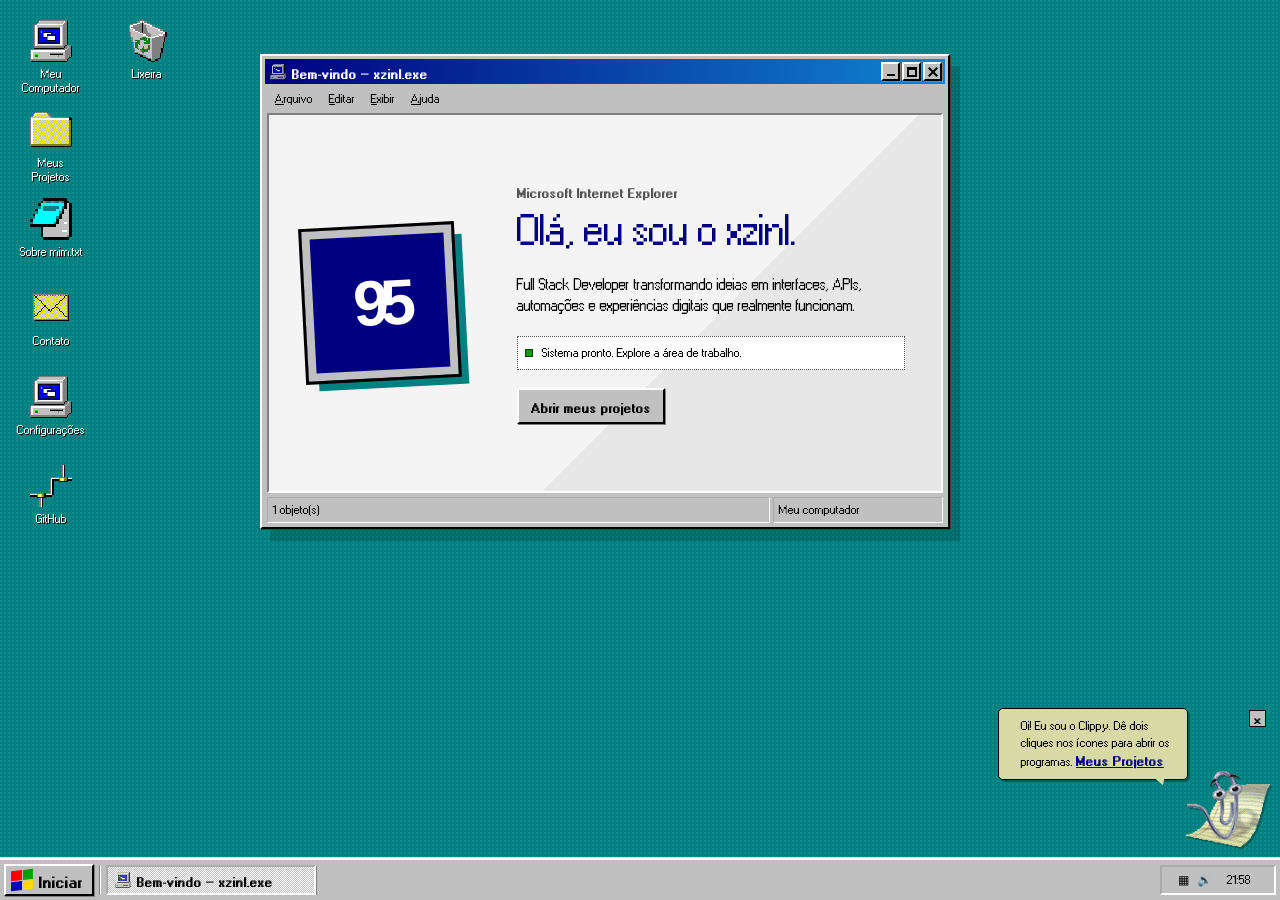
<file: index.html>
<!DOCTYPE html><html lang="pt-BR"><head><meta charSet="utf-8"/><meta name="viewport" content="width=device-width, initial-scale=1"/><link rel="stylesheet" href="/_next/static/css/index.DAnExOO6.css" data-rsc-css-href="/_next/static/css/index.DAnExOO6.css" data-precedence="vite-rsc/importer-resources"/><link rel="modulepreload" fetchPriority="low" href="/_next/static/chunks/index-QaG1Dyiy.js"/><script src="/_next/static/chunks/rolldown-runtime-hePW80VL.js" type="module" async=""></script><script src="/_next/static/chunks/framework-DTZGTDtF.js" type="module" async=""></script><script src="/_next/static/chunks/vinext-Cxvb35Tu.js" type="module" async=""></script><link rel="modulepreload" href="/_next/static/chunks/layout-segment-context-D0AwKlW6.js" crossorigin=""/><link rel="modulepreload" href="/_next/static/chunks/page-DPRd2OSU.js" crossorigin=""/><title>xzinl.exe — Windows 95 Portfolio</title><meta name="description" content="Portfólio interativo de xzinl inspirado no Windows 95."/><meta property="og:title" content="xzinl.exe — Windows 95 Portfolio"/><meta property="og:description" content="Full Stack Developer em uma experiência interativa inspirada no Windows 95."/><meta property="og:image" content="https://raw.githubusercontent.com/duartess7/windows-95-portfolio/main/public/og.png"/><meta property="og:image:width" content="1536"/><meta property="og:image:height" content="816"/><meta property="og:image:alt" content="xzinl.exe — Windows 95 Portfolio"/><meta name="twitter:card" content="summary_large_image"/><meta name="twitter:title" content="xzinl.exe — Windows 95 Portfolio"/><meta name="twitter:description" content="Full Stack Developer em uma experiência interativa inspirada no Windows 95."/><meta name="twitter:image" content="https://raw.githubusercontent.com/duartess7/windows-95-portfolio/main/public/og.png"/><script>Object.assign(((self[Symbol.for("vinext.navigationRuntime")]??={bootstrap:{routeManifest:null},functions:{}}).bootstrap.rsc??={rsc:[]}),{params:{},nav:{"pathname":"/","searchParams":[]}})</script><link rel="modulepreload" href="/_next/static/chunks/index-QaG1Dyiy.js" />
<link rel="stylesheet" href="/clippy-right.css?v=1"/></head><body><main class="win95-desktop theme-teal "><h1 class="sr-only">Portfólio de xzinl inspirado no Windows 95</h1><section class="desktop-icons" aria-label="Atalhos da área de trabalho"><button class="desktop-icon " aria-label="Meu Computador. Clique duas vezes ou pressione Enter para abrir."><svg xmlns="http://www.w3.org/2000/svg" width="42" height="42" shape-rendering="crispEdges" viewBox="0 -0.5 32 32" aria-hidden="true"><path stroke="gray" d="M7 0h21M6 1h1m20 0h1M5 2h1m20 0h2M4 3h1m20 0h3M3 4h1m21 0h3M3 5h1m2 0h17m2 0h3M3 6h1m21 0h3M3 7h1m21 0h3M3 8h1m21 0h3M3 9h1m21 0h3M3 10h1m6 0h1m14 0h3M3 11h1m6 0h1m14 0h3M3 12h1m6 0h1m2 0h1m11 0h3M3 13h1m9 0h1m11 0h3M3 14h1m9 0h1m11 0h3M3 15h1m21 0h3M3 16h1m21 0h3M3 17h1m21 0h3M3 18h1m21 0h3M3 19h1m21 0h2m1 0h3M3 20h23m1 0h2m1 0h1m-5 1h2m1 0h2M1 22h26m1 0h3M0 23h1m26 0h4M0 24h1m26 0h4M0 25h1m14 0h10m2 0h4M0 26h1m26 0h4M0 27h1m20 0h1m5 0h4M0 28h1m26 0h3M0 29h1m26 0h2M0 30h28"></path><path stroke="silver" d="M7 1h19M6 2h19M5 4h20M5 5h1m18 0h1M5 6h1m18 0h1M5 7h1m18 0h1M5 8h1m18 0h1M5 9h1m18 0h1M5 10h1m18 0h1M5 11h1m18 0h1M5 12h1m18 0h1M5 13h1m18 0h1M5 14h1m18 0h1M5 15h1m18 0h1M5 16h1m18 0h1M5 17h1m18 0h1M5 18h1m18 0h1M5 19h20m4 1h1m-2 1h1m-2 1h1M2 24h25M2 25h13m10 0h2M2 26h2m2 0h9m10 0h2M2 27h2m2 0h15m1 0h5M2 28h25M2 29h25"></path><path stroke="#fff" d="M26 1h1m-2 1h1M5 3h20M4 4h1M4 5h1m18 0h1M4 6h1m18 0h1M4 7h1m18 0h1M4 8h1m18 0h1M4 9h1m18 0h1M4 10h1m6 0h5m7 0h1M4 11h1m6 0h2m10 0h1M4 12h1m6 0h2m1 0h5m4 0h1M4 13h1m9 0h5m4 0h1M4 14h1m9 0h5m4 0h1M4 15h1m18 0h1M4 16h1m18 0h1M4 17h1m18 0h1M4 18h1m1 0h18M4 19h1m-4 4h26M1 24h1m-1 1h1m-1 1h1m-1 1h1m-1 1h1m-1 1h1"></path><path stroke="#000" d="M28 1h1m-1 1h1m-1 1h1m-1 1h1m-1 1h1M6 6h16m6 0h1M6 7h1m21 0h1M6 8h1m21 0h1M6 9h1m3 0h7m11 0h1M6 10h1m9 0h1m11 0h1M6 11h1m12 0h1m8 0h1M6 12h1m12 0h1m8 0h1M6 13h1m3 0h3m6 0h1m8 0h1M6 14h1m12 0h1m8 0h1M6 15h1m6 0h7m8 0h1M6 16h1m21 0h1m-1 1h1m-1 1h1m-2 1h1m-2 1h1m4 0h1M3 21h23m5 0h1m-1 1h1m-1 1h1m-1 1h1m-1 1h1m-17 1h10m6 0h1m-1 1h1m-2 1h1m-2 1h1m-2 1h1M1 31h27"></path><path stroke="navy" d="M22 6h1m-1 1h1m-1 1h1m-1 1h1m-1 1h1m-10 1h6m3 0h1m-1 1h1m-1 1h1m-1 1h1m-1 1h1m-1 1h1M6 17h17"></path><path stroke="#00f" d="M7 7h15M7 8h1m1 0h13M7 9h1m1 0h1m7 0h5M7 10h3m7 0h5M7 11h3m10 0h2M7 12h3m10 0h2M7 13h3m10 0h2M7 14h6m7 0h2M7 15h6m7 0h2M7 16h15"></path><path stroke="#0ff" d="M8 8h1M8 9h1"></path><path stroke="#0f0" d="M4 26h2"></path><path stroke="green" d="M4 27h2"></path></svg><span>Meu Computador</span></button><button class="desktop-icon " aria-label="Meus Projetos. Clique duas vezes ou pressione Enter para abrir."><svg xmlns="http://www.w3.org/2000/svg" width="42" height="42" shape-rendering="crispEdges" viewBox="0 -0.5 32 32" aria-hidden="true"><path stroke="gray" d="M4 2h9M3 3h1m9 0h1M2 4h1m11 0h1M1 5h1m13 0h1M0 6h1m15 0h14M0 7h1M0 8h1M0 9h1m-1 1h1m-1 1h1m-1 1h1m-1 1h1m-1 1h1m-1 1h1m-1 1h1m-1 1h1m-1 1h1m-1 1h1m-1 1h1m-1 1h1m-1 1h1m-1 1h1m-1 1h1m-1 1h1m-1 1h1m-1 1h1"></path><path stroke="#fff" d="M4 3h9M3 4h1M2 5h1M1 7h29M1 8h1M1 9h1m-1 1h1m-1 1h1m-1 1h1m-1 1h1m-1 1h1m-1 1h1m-1 1h1m-1 1h1m-1 1h1m-1 1h1m-1 1h1m-1 1h1m-1 1h1m-1 1h1m-1 1h1m-1 1h1m-1 1h1"></path><path stroke="#ff0" d="M4 4h1m1 0h1m1 0h1m1 0h1m1 0h1M3 5h1m1 0h1m1 0h1m1 0h1m1 0h1m1 0h1M2 8h1m1 0h1m1 0h1m1 0h1m1 0h1m1 0h1m1 0h1m1 0h1m1 0h1m1 0h1m1 0h1m1 0h1m1 0h1m1 0h1M3 9h1m1 0h1m1 0h1m1 0h1m1 0h1m1 0h1m1 0h1m1 0h1m1 0h1m1 0h1m1 0h1m1 0h1m1 0h1m1 0h1M2 10h1m1 0h1m1 0h1m1 0h1m1 0h1m1 0h1m1 0h1m1 0h1m1 0h1m1 0h1m1 0h1m1 0h1m1 0h1m1 0h1M3 11h1m1 0h1m1 0h1m1 0h1m1 0h1m1 0h1m1 0h1m1 0h1m1 0h1m1 0h1m1 0h1m1 0h1m1 0h1m1 0h1M2 12h1m1 0h1m1 0h1m1 0h1m1 0h1m1 0h1m1 0h1m1 0h1m1 0h1m1 0h1m1 0h1m1 0h1m1 0h1m1 0h1M3 13h1m1 0h1m1 0h1m1 0h1m1 0h1m1 0h1m1 0h1m1 0h1m1 0h1m1 0h1m1 0h1m1 0h1m1 0h1m1 0h1M2 14h1m1 0h1m1 0h1m1 0h1m1 0h1m1 0h1m1 0h1m1 0h1m1 0h1m1 0h1m1 0h1m1 0h1m1 0h1m1 0h1M3 15h1m1 0h1m1 0h1m1 0h1m1 0h1m1 0h1m1 0h1m1 0h1m1 0h1m1 0h1m1 0h1m1 0h1m1 0h1m1 0h1M2 16h1m1 0h1m1 0h1m1 0h1m1 0h1m1 0h1m1 0h1m1 0h1m1 0h1m1 0h1m1 0h1m1 0h1m1 0h1m1 0h1M3 17h1m1 0h1m1 0h1m1 0h1m1 0h1m1 0h1m1 0h1m1 0h1m1 0h1m1 0h1m1 0h1m1 0h1m1 0h1m1 0h1M2 18h1m1 0h1m1 0h1m1 0h1m1 0h1m1 0h1m1 0h1m1 0h1m1 0h1m1 0h1m1 0h1m1 0h1m1 0h1m1 0h1M3 19h1m1 0h1m1 0h1m1 0h1m1 0h1m1 0h1m1 0h1m1 0h1m1 0h1m1 0h1m1 0h1m1 0h1m1 0h1m1 0h1M2 20h1m1 0h1m1 0h1m1 0h1m1 0h1m1 0h1m1 0h1m1 0h1m1 0h1m1 0h1m1 0h1m1 0h1m1 0h1m1 0h1M3 21h1m1 0h1m1 0h1m1 0h1m1 0h1m1 0h1m1 0h1m1 0h1m1 0h1m1 0h1m1 0h1m1 0h1m1 0h1m1 0h1M2 22h1m1 0h1m1 0h1m1 0h1m1 0h1m1 0h1m1 0h1m1 0h1m1 0h1m1 0h1m1 0h1m1 0h1m1 0h1m1 0h1M3 23h1m1 0h1m1 0h1m1 0h1m1 0h1m1 0h1m1 0h1m1 0h1m1 0h1m1 0h1m1 0h1m1 0h1m1 0h1m1 0h1M2 24h1m1 0h1m1 0h1m1 0h1m1 0h1m1 0h1m1 0h1m1 0h1m1 0h1m1 0h1m1 0h1m1 0h1m1 0h1m1 0h1M3 25h1m1 0h1m1 0h1m1 0h1m1 0h1m1 0h1m1 0h1m1 0h1m1 0h1m1 0h1m1 0h1m1 0h1m1 0h1m1 0h1M2 26h1m1 0h1m1 0h1m1 0h1m1 0h1m1 0h1m1 0h1m1 0h1m1 0h1m1 0h1m1 0h1m1 0h1m1 0h1m1 0h1"></path><path stroke="silver" d="M5 4h1m1 0h1m1 0h1m1 0h1m1 0h1M4 5h1m1 0h1m1 0h1m1 0h1m1 0h1m1 0h1M1 6h15M3 8h1m1 0h1m1 0h1m1 0h1m1 0h1m1 0h1m1 0h1m1 0h1m1 0h1m1 0h1m1 0h1m1 0h1m1 0h1m1 0h1M2 9h1m1 0h1m1 0h1m1 0h1m1 0h1m1 0h1m1 0h1m1 0h1m1 0h1m1 0h1m1 0h1m1 0h1m1 0h1m1 0h1M3 10h1m1 0h1m1 0h1m1 0h1m1 0h1m1 0h1m1 0h1m1 0h1m1 0h1m1 0h1m1 0h1m1 0h1m1 0h1m1 0h1M2 11h1m1 0h1m1 0h1m1 0h1m1 0h1m1 0h1m1 0h1m1 0h1m1 0h1m1 0h1m1 0h1m1 0h1m1 0h1m1 0h1M3 12h1m1 0h1m1 0h1m1 0h1m1 0h1m1 0h1m1 0h1m1 0h1m1 0h1m1 0h1m1 0h1m1 0h1m1 0h1m1 0h1M2 13h1m1 0h1m1 0h1m1 0h1m1 0h1m1 0h1m1 0h1m1 0h1m1 0h1m1 0h1m1 0h1m1 0h1m1 0h1m1 0h1M3 14h1m1 0h1m1 0h1m1 0h1m1 0h1m1 0h1m1 0h1m1 0h1m1 0h1m1 0h1m1 0h1m1 0h1m1 0h1m1 0h1M2 15h1m1 0h1m1 0h1m1 0h1m1 0h1m1 0h1m1 0h1m1 0h1m1 0h1m1 0h1m1 0h1m1 0h1m1 0h1m1 0h1M3 16h1m1 0h1m1 0h1m1 0h1m1 0h1m1 0h1m1 0h1m1 0h1m1 0h1m1 0h1m1 0h1m1 0h1m1 0h1m1 0h1M2 17h1m1 0h1m1 0h1m1 0h1m1 0h1m1 0h1m1 0h1m1 0h1m1 0h1m1 0h1m1 0h1m1 0h1m1 0h1m1 0h1M3 18h1m1 0h1m1 0h1m1 0h1m1 0h1m1 0h1m1 0h1m1 0h1m1 0h1m1 0h1m1 0h1m1 0h1m1 0h1m1 0h1M2 19h1m1 0h1m1 0h1m1 0h1m1 0h1m1 0h1m1 0h1m1 0h1m1 0h1m1 0h1m1 0h1m1 0h1m1 0h1m1 0h1M3 20h1m1 0h1m1 0h1m1 0h1m1 0h1m1 0h1m1 0h1m1 0h1m1 0h1m1 0h1m1 0h1m1 0h1m1 0h1m1 0h1M2 21h1m1 0h1m1 0h1m1 0h1m1 0h1m1 0h1m1 0h1m1 0h1m1 0h1m1 0h1m1 0h1m1 0h1m1 0h1m1 0h1M3 22h1m1 0h1m1 0h1m1 0h1m1 0h1m1 0h1m1 0h1m1 0h1m1 0h1m1 0h1m1 0h1m1 0h1m1 0h1m1 0h1M2 23h1m1 0h1m1 0h1m1 0h1m1 0h1m1 0h1m1 0h1m1 0h1m1 0h1m1 0h1m1 0h1m1 0h1m1 0h1m1 0h1M3 24h1m1 0h1m1 0h1m1 0h1m1 0h1m1 0h1m1 0h1m1 0h1m1 0h1m1 0h1m1 0h1m1 0h1m1 0h1m1 0h1M2 25h1m1 0h1m1 0h1m1 0h1m1 0h1m1 0h1m1 0h1m1 0h1m1 0h1m1 0h1m1 0h1m1 0h1m1 0h1m1 0h1M3 26h1m1 0h1m1 0h1m1 0h1m1 0h1m1 0h1m1 0h1m1 0h1m1 0h1m1 0h1m1 0h1m1 0h1m1 0h1m1 0h1"></path><path stroke="#000" d="M30 6h1m-1 1h2m-1 1h1m-1 1h1m-1 1h1m-1 1h1m-1 1h1m-1 1h1m-1 1h1m-1 1h1m-1 1h1m-1 1h1m-1 1h1m-1 1h1m-1 1h1m-1 1h1m-1 1h1m-1 1h1m-1 1h1m-1 1h1m-1 1h1m-1 1h1M1 28h30"></path><path stroke="olive" d="M30 8h1m-1 1h1m-1 1h1m-1 1h1m-1 1h1m-1 1h1m-1 1h1m-1 1h1m-1 1h1m-1 1h1m-1 1h1m-1 1h1m-1 1h1m-1 1h1m-1 1h1m-1 1h1m-1 1h1m-1 1h1m-1 1h1M1 27h30"></path></svg><span>Meus Projetos</span></button><button class="desktop-icon " aria-label="Sobre mim.txt. Clique duas vezes ou pressione Enter para abrir."><svg xmlns="http://www.w3.org/2000/svg" width="42" height="42" shape-rendering="crispEdges" viewBox="0 -0.5 16 16" aria-hidden="true"><path stroke="#000" d="M5 0h9M4 1h1m8 0h2M3 2h1m9 0h1m1 0h1m-3 1h1m1 0h1M2 4h1m9 0h1m2 0h1m-4 1h1m2 0h1M1 6h1m9 0h1m3 0h1m-5 1h1m3 0h1M0 8h1m9 0h1m4 0h1m-6 1h1m4 0h1M0 10h10m5 0h1M4 11h1m10 0h1M4 12h1m10 0h1M4 13h1m10 0h1M4 14h1m10 0h1M5 15h10"></path><path stroke="gray" d="M5 1h1m2 0h1m2 0h1m2 13h1"></path><path stroke="teal" d="M6 1h2m1 0h2m1 0h1M3 3h1m1 0h6m1 0h1M5 4h5M2 5h1m8 0h1M1 7h1m8 0h1M0 9h1m8 0h1"></path><path stroke="#0ff" d="M4 2h9M4 3h1m6 0h1M3 4h2m5 0h2M3 5h8M2 6h9M2 7h8M1 8h9M1 9h8"></path><path stroke="silver" d="M14 2h1m-1 1h1m-2 1h2m-2 1h2m-3 1h3m-3 1h3m-4 1h4m-4 1h2m1 0h1m-5 1h5M5 11h10M5 12h7m2 0h1M5 13h10M5 14h9"></path><path stroke="#fff" d="M13 9h1m-2 3h2"></path></svg><span>Sobre mim.txt</span></button><button class="desktop-icon " aria-label="Contato. Clique duas vezes ou pressione Enter para abrir."><svg xmlns="http://www.w3.org/2000/svg" width="42" height="42" shape-rendering="crispEdges" viewBox="0 -0.5 32 32" aria-hidden="true"><path stroke="gray" d="M2 5h27M2 6h1m25 0h1M2 7h1m25 0h1M2 8h1m25 0h1M2 9h1m25 0h1M2 10h1m25 0h1M2 11h1m25 0h1M2 12h1m25 0h1M2 13h1m25 0h1M2 14h1m25 0h1M2 15h1m25 0h1M2 16h1m25 0h1M2 17h1m25 0h1M2 18h1m25 0h1M2 19h1m25 0h1M2 20h1m25 0h1M2 21h1m25 0h1M2 22h1m25 0h1M2 23h1m25 0h1M2 24h27"></path><path stroke="#000" d="M3 6h1m23 0h1m1 0h1M4 7h1m21 0h1m2 0h1M5 8h1m19 0h1m3 0h1M6 9h1m17 0h1m4 0h1M7 10h1m15 0h1m5 0h1M8 11h1m13 0h1m6 0h1M9 12h1m11 0h1m7 0h1m-20 1h1m9 0h1m8 0h1m-19 1h1m7 0h1m9 0h1m-20 1h1m1 0h1m5 0h1m1 0h1m8 0h1M9 16h1m3 0h1m3 0h1m3 0h1m7 0h1M8 17h1m5 0h1m1 0h1m5 0h1m6 0h1M7 18h1m7 0h1m7 0h1m5 0h1M6 19h1m17 0h1m4 0h1M5 20h1m19 0h1m3 0h1M4 21h1m21 0h1m2 0h1M3 22h1m23 0h1m1 0h1m-1 1h1m-1 1h1M4 25h26"></path><path stroke="#ff0" d="M4 6h1m1 0h1m1 0h1m1 0h1m1 0h1m1 0h1m1 0h1m1 0h1m1 0h1m1 0h1m1 0h1m1 0h1M3 7h1m1 0h1m1 0h1m1 0h1m1 0h1m1 0h1m1 0h1m1 0h1m1 0h1m1 0h1m1 0h1m1 0h1m1 0h1M4 8h1m1 0h1m1 0h1m1 0h1m1 0h1m1 0h1m1 0h1m1 0h1m1 0h1m1 0h1m1 0h1m1 0h1M3 9h1m1 0h1m1 0h1m1 0h1m1 0h1m1 0h1m1 0h1m1 0h1m1 0h1m1 0h1m1 0h1m1 0h1m1 0h1M4 10h1m1 0h1m1 0h1m1 0h1m1 0h1m1 0h1m1 0h1m1 0h1m1 0h1m1 0h1m1 0h1m1 0h1M3 11h1m1 0h1m1 0h1m1 0h1m1 0h1m1 0h1m1 0h1m1 0h1m1 0h1m1 0h1m1 0h1m1 0h1m1 0h1M4 12h1m1 0h1m1 0h1m1 0h1m1 0h1m1 0h1m1 0h1m1 0h1m1 0h1m1 0h1m1 0h1m1 0h1M3 13h1m1 0h1m1 0h1m1 0h1m1 0h1m1 0h1m1 0h1m1 0h1m1 0h1m1 0h1m1 0h1m1 0h1m1 0h1M4 14h1m1 0h1m1 0h1m1 0h1m1 0h1m1 0h1m1 0h1m1 0h1m1 0h1m1 0h1m1 0h1m1 0h1M3 15h1m1 0h1m1 0h1m1 0h1m1 0h1m1 0h1m1 0h1m1 0h1m1 0h1m1 0h1m1 0h1m1 0h1m1 0h1M4 16h1m1 0h1m1 0h1m1 0h1m1 0h1m1 0h1m1 0h1m1 0h1m1 0h1m1 0h1m1 0h1m1 0h1M3 17h1m1 0h1m1 0h1m1 0h1m1 0h1m1 0h1m1 0h1m1 0h1m1 0h1m1 0h1m1 0h1m1 0h1m1 0h1M4 18h1m1 0h1m1 0h1m1 0h1m1 0h1m1 0h1m1 0h1m1 0h1m1 0h1m1 0h1m1 0h1m1 0h1M3 19h1m1 0h1m1 0h1m1 0h1m1 0h1m1 0h1m1 0h1m1 0h1m1 0h1m1 0h1m1 0h1m1 0h1m1 0h1M4 20h1m1 0h1m1 0h1m1 0h1m1 0h1m1 0h1m1 0h1m1 0h1m1 0h1m1 0h1m1 0h1m1 0h1M3 21h1m1 0h1m1 0h1m1 0h1m1 0h1m1 0h1m1 0h1m1 0h1m1 0h1m1 0h1m1 0h1m1 0h1m1 0h1M4 22h1m1 0h1m1 0h1m1 0h1m1 0h1m1 0h1m1 0h1m1 0h1m1 0h1m1 0h1m1 0h1m1 0h1M3 23h1m1 0h1m1 0h1m1 0h1m1 0h1m1 0h1m1 0h1m1 0h1m1 0h1m1 0h1m1 0h1m1 0h1m1 0h1"></path><path stroke="silver" d="M6 7h1m1 0h1m1 0h1m1 0h1m1 0h1m1 0h1m1 0h1m1 0h1m1 0h1m1 0h1M7 8h1m1 0h1m1 0h1m1 0h1m1 0h1m1 0h1m1 0h1m1 0h1m1 0h1m3 0h1M4 9h1m3 0h1m1 0h1m1 0h1m1 0h1m1 0h1m1 0h1m1 0h1m1 0h1m3 0h1M5 10h1m3 0h1m1 0h1m1 0h1m1 0h1m1 0h1m1 0h1m1 0h1m3 0h1m1 0h1M4 11h1m1 0h1m3 0h1m1 0h1m1 0h1m1 0h1m1 0h1m1 0h1m3 0h1m1 0h1M5 12h1m1 0h1m3 0h1m1 0h1m1 0h1m1 0h1m1 0h1m3 0h1m1 0h1m1 0h1M4 13h1m1 0h1m1 0h1m3 0h1m1 0h1m1 0h1m1 0h1m3 0h1m1 0h1m1 0h1M5 14h1m1 0h1m1 0h1m3 0h1m1 0h1m1 0h1m3 0h1m1 0h1m1 0h1m1 0h1M4 15h1m1 0h1m1 0h1m5 0h1m1 0h1m5 0h1m1 0h1m1 0h1M5 16h1m1 0h1m3 0h1m3 0h1m3 0h1m3 0h1m1 0h1m1 0h1M4 17h1m1 0h1m3 0h1m1 0h1m5 0h1m1 0h1m3 0h1m1 0h1M5 18h1m3 0h1m1 0h1m1 0h1m3 0h1m1 0h1m1 0h1m3 0h1m1 0h1M4 19h1m3 0h1m1 0h1m1 0h1m1 0h1m1 0h1m1 0h1m1 0h1m1 0h1m3 0h1M7 20h1m1 0h1m1 0h1m1 0h1m1 0h1m1 0h1m1 0h1m1 0h1m1 0h1m3 0h1M6 21h1m1 0h1m1 0h1m1 0h1m1 0h1m1 0h1m1 0h1m1 0h1m1 0h1m1 0h1M5 22h1m1 0h1m1 0h1m1 0h1m1 0h1m1 0h1m1 0h1m1 0h1m1 0h1m1 0h1m1 0h1M4 23h1m1 0h1m1 0h1m1 0h1m1 0h1m1 0h1m1 0h1m1 0h1m1 0h1m1 0h1m1 0h1m1 0h1"></path></svg><span>Contato</span></button><button class="desktop-icon " aria-label="Configurações. Clique duas vezes ou pressione Enter para abrir."><svg xmlns="http://www.w3.org/2000/svg" width="42" height="42" shape-rendering="crispEdges" viewBox="0 -0.5 32 32" aria-hidden="true"><path stroke="gray" d="M7 0h21M6 1h1m20 0h1M5 2h1m20 0h2M4 3h1m20 0h3M3 4h1m21 0h3M3 5h1m2 0h17m2 0h3M3 6h1m21 0h3M3 7h1m21 0h3M3 8h1m21 0h3M3 9h1m21 0h3M3 10h1m6 0h1m14 0h3M3 11h1m6 0h1m14 0h3M3 12h1m6 0h1m2 0h1m11 0h3M3 13h1m9 0h1m11 0h3M3 14h1m9 0h1m11 0h3M3 15h1m21 0h3M3 16h1m21 0h3M3 17h1m21 0h3M3 18h1m21 0h3M3 19h1m21 0h2m1 0h3M3 20h23m1 0h2m1 0h1m-5 1h2m1 0h2M1 22h26m1 0h3M0 23h1m26 0h4M0 24h1m26 0h4M0 25h1m14 0h10m2 0h4M0 26h1m26 0h4M0 27h1m20 0h1m5 0h4M0 28h1m26 0h3M0 29h1m26 0h2M0 30h28"></path><path stroke="silver" d="M7 1h19M6 2h19M5 4h20M5 5h1m18 0h1M5 6h1m18 0h1M5 7h1m18 0h1M5 8h1m18 0h1M5 9h1m18 0h1M5 10h1m18 0h1M5 11h1m18 0h1M5 12h1m18 0h1M5 13h1m18 0h1M5 14h1m18 0h1M5 15h1m18 0h1M5 16h1m18 0h1M5 17h1m18 0h1M5 18h1m18 0h1M5 19h20m4 1h1m-2 1h1m-2 1h1M2 24h25M2 25h13m10 0h2M2 26h2m2 0h9m10 0h2M2 27h2m2 0h15m1 0h5M2 28h25M2 29h25"></path><path stroke="#fff" d="M26 1h1m-2 1h1M5 3h20M4 4h1M4 5h1m18 0h1M4 6h1m18 0h1M4 7h1m18 0h1M4 8h1m18 0h1M4 9h1m18 0h1M4 10h1m6 0h5m7 0h1M4 11h1m6 0h2m10 0h1M4 12h1m6 0h2m1 0h5m4 0h1M4 13h1m9 0h5m4 0h1M4 14h1m9 0h5m4 0h1M4 15h1m18 0h1M4 16h1m18 0h1M4 17h1m18 0h1M4 18h1m1 0h18M4 19h1m-4 4h26M1 24h1m-1 1h1m-1 1h1m-1 1h1m-1 1h1m-1 1h1"></path><path stroke="#000" d="M28 1h1m-1 1h1m-1 1h1m-1 1h1m-1 1h1M6 6h16m6 0h1M6 7h1m21 0h1M6 8h1m21 0h1M6 9h1m3 0h7m11 0h1M6 10h1m9 0h1m11 0h1M6 11h1m12 0h1m8 0h1M6 12h1m12 0h1m8 0h1M6 13h1m3 0h3m6 0h1m8 0h1M6 14h1m12 0h1m8 0h1M6 15h1m6 0h7m8 0h1M6 16h1m21 0h1m-1 1h1m-1 1h1m-2 1h1m-2 1h1m4 0h1M3 21h23m5 0h1m-1 1h1m-1 1h1m-1 1h1m-1 1h1m-17 1h10m6 0h1m-1 1h1m-2 1h1m-2 1h1m-2 1h1M1 31h27"></path><path stroke="navy" d="M22 6h1m-1 1h1m-1 1h1m-1 1h1m-1 1h1m-10 1h6m3 0h1m-1 1h1m-1 1h1m-1 1h1m-1 1h1m-1 1h1M6 17h17"></path><path stroke="#00f" d="M7 7h15M7 8h1m1 0h13M7 9h1m1 0h1m7 0h5M7 10h3m7 0h5M7 11h3m10 0h2M7 12h3m10 0h2M7 13h3m10 0h2M7 14h6m7 0h2M7 15h6m7 0h2M7 16h15"></path><path stroke="#0ff" d="M8 8h1M8 9h1"></path><path stroke="#0f0" d="M4 26h2"></path><path stroke="green" d="M4 27h2"></path></svg><span>Configurações</span></button><button class="desktop-icon " aria-label="GitHub. Clique duas vezes ou pressione Enter para abrir."><svg xmlns="http://www.w3.org/2000/svg" width="42" height="42" shape-rendering="crispEdges" viewBox="0 -0.5 32 32" aria-hidden="true"><path stroke="gray" d="M24 0h1m-1 1h1m-1 1h1m-1 1h1m-1 1h1m-1 1h1m-1 1h1m-1 1h1m-1 1h1m-9 1h6m7 0h3m-17 1h1m-1 1h1m-1 1h1m-1 1h1m-1 1h1m-1 1h1m-1 1h1m-1 1h1m-1 1h1m-1 1h1m-1 1h1M0 21h5m7 0h4m-9 4h1m-1 1h1m-1 1h1m-1 1h1m-1 1h1m-1 1h1m-1 1h1"></path><path stroke="#fff" d="M25 0h1m-1 1h1m-1 1h1m-1 1h1m-1 1h1m-1 1h1m-1 1h1m-1 1h1m-1 1h1m-10 2h6m2 0h1m4 0h3m-16 1h1m7 0h1m-9 1h1m-1 1h1m-1 1h1m-1 1h1m-1 1h1m-1 1h1m-1 1h1m-1 1h1m-1 1h1m-1 1h1M0 22h5m2 0h1m4 0h5M7 23h1m0 2h1m-1 1h1m-1 1h1m-1 1h1m-1 1h1m-1 1h1m-1 1h1"></path><path stroke="#000" d="M26 0h1m-1 1h1m-1 1h1m-1 1h1m-1 1h1m-1 1h1m-1 1h1m-1 1h1m-1 1h1m1 1h1m-1 1h1m-12 1h5m6 0h4m-15 1h1m4 0h7m-12 1h1m-1 1h1m-1 1h1m-1 1h1m-1 1h1m-1 1h1m-1 1h1m-1 1h1m-7 1h1m5 0h1m-7 1h1m5 0h1M0 23h5m6 0h6M5 24h7m-3 1h1m-1 1h1m-1 1h1m-1 1h1m-1 1h1m-1 1h1m-1 1h1"></path><path stroke="olive" d="M22 9h6m-6 1h1m3 0h2m-6 1h1m3 0h2M5 21h6m-6 1h1m3 0h2m-6 1h1m3 0h2"></path><path stroke="#ff0" d="M23 10h1m1 0h1m-3 1h1m1 0h1M6 22h1m1 0h1m-3 1h1m1 0h1"></path></svg><span>GitHub</span></button><button class="desktop-icon " aria-label="Lixeira. Clique duas vezes ou pressione Enter para abrir."><svg xmlns="http://www.w3.org/2000/svg" width="42" height="42" shape-rendering="crispEdges" viewBox="0 -0.5 32 32" aria-hidden="true"><path stroke="gray" d="M11 0h3M8 1h3m1 0h1m1 0h2M5 2h3m3 0h1m1 0h1m2 0h2M3 3h2m3 0h4m1 0h1m4 0h2M2 4h1m2 0h7m1 0h2m5 0h2M2 5h1m1 0h8m1 0h2m7 0h2M2 6h1m2 0h7m1 0h3m8 0h2M2 7h1m4 0h5m1 0h3m10 0h2M2 8h1m6 0h3m1 0h4m11 0h2M3 9h1m7 0h1m1 0h4M3 10h1m9 0h5M3 11h1m11 0h4m9 0h2M3 12h1m13 0h2m6 0h5M4 13h1m7 0h1m9 0h7M4 14h1m15 0h9M4 15h1m15 0h9M4 16h1m15 0h9M5 17h1m14 0h8M5 18h1m14 0h8M5 19h1m14 0h8M5 20h1m14 0h8M6 21h1m2 0h1m6 0h1m3 0h7M6 22h1m13 0h7M6 23h1m4 0h1m8 0h7M6 24h3m3 0h1m7 0h7M9 25h2m2 0h1m6 0h6m-15 1h2m7 0h6m-13 1h2m5 0h6m-11 1h2m3 0h6m-9 1h2m1 0h4m-5 1h3"></path><path stroke="#fff" d="M11 1h1m1 0h1M8 2h3m3 0h2M5 3h3m8 0h2M3 4h2m13 0h2M3 5h1m16 0h2M3 6h2m17 0h2M5 7h2m17 0h2M7 8h2m17 0h2M9 9h2m17 0h2m-19 1h2m15 0h2m-17 1h2m10 0h3m-13 1h2m5 0h3m-8 1h5"></path><path stroke="#000" d="M12 2h1m-1 1h1m-1 1h1m-1 1h1m-1 1h1m-1 1h1m-1 1h1m-1 1h1m17 0h1m-1 1h1m-1 1h1m-1 1h1m-2 1h1m-1 1h1m-1 1h1m-1 1h1m-2 1h1m-1 1h1m-1 1h1m-1 1h1m-2 1h1m-1 1h1m-1 1h1m-1 1h1M7 25h2m17 0h1M9 26h2m15 0h1m-16 1h2m13 0h1m-14 1h2m11 0h1m-12 1h2m7 0h2m-9 1h2m3 0h2m-5 1h3"></path><path stroke="silver" d="M14 3h2m-1 1h3m-3 1h5m-4 1h6M3 7h2m11 0h8M3 8h4m10 0h9M4 9h5m8 0h11M4 10h7m7 0h10M4 11h9m6 0h6M4 12h11m4 0h3M5 13h7m3 0h2M5 14h6m5 0h1m1 0h2M5 15h2m4 0h3m4 0h2M5 16h3m3 0h4m3 0h2M6 17h1m4 0h3m4 0h2M6 18h1m2 0h1m1 0h9M6 19h1m2 0h8m1 0h2M6 20h1m2 0h4m1 0h3m1 0h2M7 21h1m2 0h2m2 0h2m2 0h2M7 22h2m1 0h1m7 0h2M7 23h4m6 0h3M9 24h3m2 0h6m-9 1h2m1 0h6m-7 1h7m-5 1h5m-3 1h3m-1 1h1"></path><path stroke="green" d="M13 13h2m-4 1h5m1 0h1M7 15h4m3 0h4M8 16h3m4 0h3M7 17h4m3 0h4M7 18h2m1 0h1m-4 1h2m8 0h1M7 20h2m4 0h1m3 0h1M8 21h1m3 0h2m3 0h1m-9 1h1m1 0h7m-6 1h5m-4 1h1"></path></svg><span>Lixeira</span></button></section><section class="win95-window  app-welcome" style="left:260px;top:54px;z-index:10" aria-label="Bem-vindo — xzinl.exe"><header class="title-bar"><div class="title-bar-copy"><svg xmlns="http://www.w3.org/2000/svg" width="16" height="16" shape-rendering="crispEdges" viewBox="0 -0.5 32 32" aria-hidden="true"><path stroke="gray" d="M7 0h21M6 1h1m20 0h1M5 2h1m20 0h2M4 3h1m20 0h3M3 4h1m21 0h3M3 5h1m2 0h17m2 0h3M3 6h1m21 0h3M3 7h1m21 0h3M3 8h1m21 0h3M3 9h1m21 0h3M3 10h1m6 0h1m14 0h3M3 11h1m6 0h1m14 0h3M3 12h1m6 0h1m2 0h1m11 0h3M3 13h1m9 0h1m11 0h3M3 14h1m9 0h1m11 0h3M3 15h1m21 0h3M3 16h1m21 0h3M3 17h1m21 0h3M3 18h1m21 0h3M3 19h1m21 0h2m1 0h3M3 20h23m1 0h2m1 0h1m-5 1h2m1 0h2M1 22h26m1 0h3M0 23h1m26 0h4M0 24h1m26 0h4M0 25h1m14 0h10m2 0h4M0 26h1m26 0h4M0 27h1m20 0h1m5 0h4M0 28h1m26 0h3M0 29h1m26 0h2M0 30h28"></path><path stroke="silver" d="M7 1h19M6 2h19M5 4h20M5 5h1m18 0h1M5 6h1m18 0h1M5 7h1m18 0h1M5 8h1m18 0h1M5 9h1m18 0h1M5 10h1m18 0h1M5 11h1m18 0h1M5 12h1m18 0h1M5 13h1m18 0h1M5 14h1m18 0h1M5 15h1m18 0h1M5 16h1m18 0h1M5 17h1m18 0h1M5 18h1m18 0h1M5 19h20m4 1h1m-2 1h1m-2 1h1M2 24h25M2 25h13m10 0h2M2 26h2m2 0h9m10 0h2M2 27h2m2 0h15m1 0h5M2 28h25M2 29h25"></path><path stroke="#fff" d="M26 1h1m-2 1h1M5 3h20M4 4h1M4 5h1m18 0h1M4 6h1m18 0h1M4 7h1m18 0h1M4 8h1m18 0h1M4 9h1m18 0h1M4 10h1m6 0h5m7 0h1M4 11h1m6 0h2m10 0h1M4 12h1m6 0h2m1 0h5m4 0h1M4 13h1m9 0h5m4 0h1M4 14h1m9 0h5m4 0h1M4 15h1m18 0h1M4 16h1m18 0h1M4 17h1m18 0h1M4 18h1m1 0h18M4 19h1m-4 4h26M1 24h1m-1 1h1m-1 1h1m-1 1h1m-1 1h1m-1 1h1"></path><path stroke="#000" d="M28 1h1m-1 1h1m-1 1h1m-1 1h1m-1 1h1M6 6h16m6 0h1M6 7h1m21 0h1M6 8h1m21 0h1M6 9h1m3 0h7m11 0h1M6 10h1m9 0h1m11 0h1M6 11h1m12 0h1m8 0h1M6 12h1m12 0h1m8 0h1M6 13h1m3 0h3m6 0h1m8 0h1M6 14h1m12 0h1m8 0h1M6 15h1m6 0h7m8 0h1M6 16h1m21 0h1m-1 1h1m-1 1h1m-2 1h1m-2 1h1m4 0h1M3 21h23m5 0h1m-1 1h1m-1 1h1m-1 1h1m-1 1h1m-17 1h10m6 0h1m-1 1h1m-2 1h1m-2 1h1m-2 1h1M1 31h27"></path><path stroke="navy" d="M22 6h1m-1 1h1m-1 1h1m-1 1h1m-1 1h1m-10 1h6m3 0h1m-1 1h1m-1 1h1m-1 1h1m-1 1h1m-1 1h1M6 17h17"></path><path stroke="#00f" d="M7 7h15M7 8h1m1 0h13M7 9h1m1 0h1m7 0h5M7 10h3m7 0h5M7 11h3m10 0h2M7 12h3m10 0h2M7 13h3m10 0h2M7 14h6m7 0h2M7 15h6m7 0h2M7 16h15"></path><path stroke="#0ff" d="M8 8h1M8 9h1"></path><path stroke="#0f0" d="M4 26h2"></path><path stroke="green" d="M4 27h2"></path></svg><strong>Bem-vindo — xzinl.exe</strong></div><div class="window-controls" aria-label="Controles da janela"><button aria-label="Minimizar"><span class="control-minimize"></span></button><button aria-label="Maximizar"><span class="control-maximize"></span></button><button aria-label="Fechar"><span class="control-close"></span></button></div></header><nav class="menu-strip" aria-label="Menu da janela"><button><u>A</u>rquivo</button><button><u>E</u>ditar</button><button><u>E</u>xibir</button><button><u>A</u>juda</button></nav><div class="window-content"><div class="welcome-panel"><div class="welcome-mark" aria-hidden="true">95</div><div><p class="eyebrow">Microsoft Internet Explorer</p><h2>Olá, eu sou o xzinl.</h2><p>Full Stack Developer transformando ideias em interfaces, APIs, automações e experiências digitais que realmente funcionam.</p><div class="system-status"><span class="status-light"></span> Sistema pronto. Explore a área de trabalho.</div><button class="win95-button">Abrir meus projetos</button></div></div></div><footer class="status-bar"><span>1 objeto(s)</span><span>Meu computador</span></footer></section><aside class="office-assistant" aria-label="Assistente do portfólio"><button class="assistant-close" aria-label="Fechar assistente">×</button><div class="assistant-bubble">Oi! Eu sou o Clippy. Dê dois cliques nos ícones para abrir os programas.<!-- --> <button>Meus Projetos</button></div><button class="assistant-clip" aria-label="Mostrar outra dica do Clippy"><img src="/clippy/clippyani1.gif" alt="Clippy, o assistente animado" width="100" height="100" loading="lazy" decoding="async" data-nimg="1"/></button></aside><footer class="taskbar"><div class="start-shell"><button class="start-button " aria-expanded="false"><span class="windows-flag" aria-hidden="true"><i></i><i></i><i></i><i></i></span>Iniciar</button></div><div class="taskbar-divider"></div><div class="task-buttons"><button class="is-active"><svg xmlns="http://www.w3.org/2000/svg" width="16" height="16" shape-rendering="crispEdges" viewBox="0 -0.5 32 32"><path stroke="gray" d="M7 0h21M6 1h1m20 0h1M5 2h1m20 0h2M4 3h1m20 0h3M3 4h1m21 0h3M3 5h1m2 0h17m2 0h3M3 6h1m21 0h3M3 7h1m21 0h3M3 8h1m21 0h3M3 9h1m21 0h3M3 10h1m6 0h1m14 0h3M3 11h1m6 0h1m14 0h3M3 12h1m6 0h1m2 0h1m11 0h3M3 13h1m9 0h1m11 0h3M3 14h1m9 0h1m11 0h3M3 15h1m21 0h3M3 16h1m21 0h3M3 17h1m21 0h3M3 18h1m21 0h3M3 19h1m21 0h2m1 0h3M3 20h23m1 0h2m1 0h1m-5 1h2m1 0h2M1 22h26m1 0h3M0 23h1m26 0h4M0 24h1m26 0h4M0 25h1m14 0h10m2 0h4M0 26h1m26 0h4M0 27h1m20 0h1m5 0h4M0 28h1m26 0h3M0 29h1m26 0h2M0 30h28"></path><path stroke="silver" d="M7 1h19M6 2h19M5 4h20M5 5h1m18 0h1M5 6h1m18 0h1M5 7h1m18 0h1M5 8h1m18 0h1M5 9h1m18 0h1M5 10h1m18 0h1M5 11h1m18 0h1M5 12h1m18 0h1M5 13h1m18 0h1M5 14h1m18 0h1M5 15h1m18 0h1M5 16h1m18 0h1M5 17h1m18 0h1M5 18h1m18 0h1M5 19h20m4 1h1m-2 1h1m-2 1h1M2 24h25M2 25h13m10 0h2M2 26h2m2 0h9m10 0h2M2 27h2m2 0h15m1 0h5M2 28h25M2 29h25"></path><path stroke="#fff" d="M26 1h1m-2 1h1M5 3h20M4 4h1M4 5h1m18 0h1M4 6h1m18 0h1M4 7h1m18 0h1M4 8h1m18 0h1M4 9h1m18 0h1M4 10h1m6 0h5m7 0h1M4 11h1m6 0h2m10 0h1M4 12h1m6 0h2m1 0h5m4 0h1M4 13h1m9 0h5m4 0h1M4 14h1m9 0h5m4 0h1M4 15h1m18 0h1M4 16h1m18 0h1M4 17h1m18 0h1M4 18h1m1 0h18M4 19h1m-4 4h26M1 24h1m-1 1h1m-1 1h1m-1 1h1m-1 1h1m-1 1h1"></path><path stroke="#000" d="M28 1h1m-1 1h1m-1 1h1m-1 1h1m-1 1h1M6 6h16m6 0h1M6 7h1m21 0h1M6 8h1m21 0h1M6 9h1m3 0h7m11 0h1M6 10h1m9 0h1m11 0h1M6 11h1m12 0h1m8 0h1M6 12h1m12 0h1m8 0h1M6 13h1m3 0h3m6 0h1m8 0h1M6 14h1m12 0h1m8 0h1M6 15h1m6 0h7m8 0h1M6 16h1m21 0h1m-1 1h1m-1 1h1m-2 1h1m-2 1h1m4 0h1M3 21h23m5 0h1m-1 1h1m-1 1h1m-1 1h1m-1 1h1m-17 1h10m6 0h1m-1 1h1m-2 1h1m-2 1h1m-2 1h1M1 31h27"></path><path stroke="navy" d="M22 6h1m-1 1h1m-1 1h1m-1 1h1m-1 1h1m-10 1h6m3 0h1m-1 1h1m-1 1h1m-1 1h1m-1 1h1m-1 1h1M6 17h17"></path><path stroke="#00f" d="M7 7h15M7 8h1m1 0h13M7 9h1m1 0h1m7 0h5M7 10h3m7 0h5M7 11h3m10 0h2M7 12h3m10 0h2M7 13h3m10 0h2M7 14h6m7 0h2M7 15h6m7 0h2M7 16h15"></path><path stroke="#0ff" d="M8 8h1M8 9h1"></path><path stroke="#0f0" d="M4 26h2"></path><path stroke="green" d="M4 27h2"></path></svg><span>Bem-vindo — xzinl.exe</span></button></div><div class="tray"><button aria-label="Alternar tamanho dos ícones">▦</button><span aria-hidden="true">🔊</span><button class="clock-button"><time></time></button></div></footer></main><script type="module" src="/_next/static/chunks/index-QaG1Dyiy.js" id="_R_" async=""></script><script>((self[Symbol.for("vinext.navigationRuntime")]??={bootstrap:{routeManifest:null},functions:{}}).bootstrap.rsc??={rsc:[]}).rsc.push("2:I[\"ccbff2efa9a7\",[],\"Children\",1]\n")</script><script>((self[Symbol.for("vinext.navigationRuntime")]??={bootstrap:{routeManifest:null},functions:{}}).bootstrap.rsc??={rsc:[]}).rsc.push("3:I[\"13d98e5aef6e\",[],\"GlobalErrorBoundary\",1]\n")</script><script>((self[Symbol.for("vinext.navigationRuntime")]??={bootstrap:{routeManifest:null},functions:{}}).bootstrap.rsc??={rsc:[]}).rsc.push("4:I[\"4802877b9f90\",[],\"default\",1]\n")</script><script>((self[Symbol.for("vinext.navigationRuntime")]??={bootstrap:{routeManifest:null},functions:{}}).bootstrap.rsc??={rsc:[]}).rsc.push("5:I[\"13d98e5aef6e\",[],\"ErrorBoundary\",1]\n")</script><script>((self[Symbol.for("vinext.navigationRuntime")]??={bootstrap:{routeManifest:null},functions:{}}).bootstrap.rsc??={rsc:[]}).rsc.push("6:I[\"217b50287e78\",[],\"LayoutSegmentProvider\",1]\n")</script><script>((self[Symbol.for("vinext.navigationRuntime")]??={bootstrap:{routeManifest:null},functions:{}}).bootstrap.rsc??={rsc:[]}).rsc.push("7:I[\"ccbff2efa9a7\",[],\"Slot\",1]\n")</script><script>((self[Symbol.for("vinext.navigationRuntime")]??={bootstrap:{routeManifest:null},functions:{}}).bootstrap.rsc??={rsc:[]}).rsc.push("8:I[\"13d98e5aef6e\",[],\"NotFoundBoundary\",1]\n")</script><script>((self[Symbol.for("vinext.navigationRuntime")]??={bootstrap:{routeManifest:null},functions:{}}).bootstrap.rsc??={rsc:[]}).rsc.push("9:I[\"d732969bbb3d\",[],\"AppRouterScrollTarget\",1]\n")</script><script>((self[Symbol.for("vinext.navigationRuntime")]??={bootstrap:{routeManifest:null},functions:{}}).bootstrap.rsc??={rsc:[]}).rsc.push("a:I[\"13d98e5aef6e\",[],\"RedirectBoundary\",1]\n")</script><script>((self[Symbol.for("vinext.navigationRuntime")]??={bootstrap:{routeManifest:null},functions:{}}).bootstrap.rsc??={rsc:[]}).rsc.push(":HL[\"/_next/static/css/index.DAnExOO6.css\",\"style\"     ]\n")</script><script>((self[Symbol.for("vinext.navigationRuntime")]??={bootstrap:{routeManifest:null},functions:{}}).bootstrap.rsc??={rsc:[]}).rsc.push("0:{\"page:/\":\"$L1\",\"layout:/\":[[[\"$\",\"link\",\"css:/_next/static/css/index.DAnExOO6.css\",{\"rel\":\"stylesheet\",\"precedence\":\"vite-rsc/importer-resources\",\"href\":\"/_next/static/css/index.DAnExOO6.css\",\"data-rsc-css-href\":\"/_next/static/css/index.DAnExOO6.css\"}],\"$undefined\"],[\"$\",\"html\",null,{\"lang\":\"pt-BR\",\"children\":[\"$\",\"body\",null,{\"children\":[\"$\",\"$L2\",null,{}]}]}]],\"route:/\":[[[\"$\",\"meta\",null,{\"charSet\":\"utf-8\"}],[[\"$\",\"title\",\"0\",{\"children\":\"xzinl.exe — Windows 95 Portfolio\"}],[\"$\",\"meta\",\"1\",{\"name\":\"description\",\"content\":\"Portfólio interativo de xzinl inspirado no Windows 95.\"}],[\"$\",\"meta\",\"2\",{\"property\":\"og:title\",\"content\":\"xzinl.exe — Windows 95 Portfolio\"}],[\"$\",\"meta\",\"3\",{\"property\":\"og:description\",\"content\":\"Full Stack Developer em uma experiência interativa inspirada no Windows 95.\"}],[\"$\",\"meta\",\"4\",{\"property\":\"og:image\",\"content\":\"https://raw.githubusercontent.com/duartess7/windows-95-portfolio/main/public/og.png\"}],[\"$\",\"meta\",\"5\",{\"property\":\"og:image:width\",\"content\":\"1536\"}],[\"$\",\"meta\",\"6\",{\"property\":\"og:image:height\",\"content\":\"816\"}],[\"$\",\"meta\",\"7\",{\"property\":\"og:image:alt\",\"content\":\"xzinl.exe — Windows 95 Portfolio\"}],[\"$\",\"meta\",\"8\",{\"name\":\"twitter:card\",\"content\":\"summary_large_image\"}],[\"$\",\"meta\",\"9\",{\"name\":\"twitter:title\",\"content\":\"xzinl.exe — Windows 95 Portfolio\"}],[\"$\",\"meta\",\"10\",{\"name\":\"twitter:description\",\"content\":\"Full Stack Developer em uma experiência interativa inspirada no Windows 95.\"}],[\"$\",\"meta\",\"11\",{\"name\":\"twitter:image\",\"content\":\"https://raw.githubusercontent.com/duartess7/windows-95-portfolio/main/public/og.png\"}]],[[\"$\",\"meta\",\"0\",{\"name\":\"viewport\",\"content\":\"width=device-width, initial-scale=1\"}]]],[\"$\",\"$L3\",null,{\"fallback\":\"$4\",\"children\":[\"$\",\"$L5\",null,{\"fallback\":\"$4\",\"children\":[\"$\",\"$L6\",null,{\"providerId\":\"layout:/\",\"segmentMap\":{\"children\":[]},\"children\":[\"$\",\"$L7\",null,{\"id\":\"layout:/\",\"parallelSlots\":\"$undefined\",\"children\":[\"$\",\"$L8\",null,{\"resetKey\":\"\",\"fallback\":[[\"$\",\"title\",null,{\"children\":\"404: This page could not be found.\"}],[\"$\",\"div\",null,{\"style\":{\"fontFamily\":\"system-ui,\\\"Segoe UI\\\",Roboto,Helvetica,Arial,sans-serif,\\\"Apple Color Emoji\\\",\\\"Segoe UI Emoji\\\"\",\"height\":\"100vh\",\"textAlign\":\"center\",\"display\":\"flex\",\"flexDirection\":\"column\",\"alignItems\":\"center\",\"justifyContent\":\"center\"},\"children\":[\"$\",\"div\",null,{\"children\":[[\"$\",\"style\",null,{\"dangerouslySetInnerHTML\":{\"__html\":\"body{color:#000;background:#fff;margin:0}.next-error-h1{border-right:1px solid rgba(0,0,0,.3)}@media (prefers-color-scheme:dark){body{color:#fff;background:#000}.next-error-h1{border-right:1px solid rgba(255,255,255,.3)}}\"}}],[\"$\",\"h1\",null,{\"className\":\"next-error-h1\",\"style\":{\"display\":\"inline-block\",\"margin\":\"0 20px 0 0\",\"padding\":\"0 23px 0 0\",\"fontSize\":24,\"fontWeight\":500,\"verticalAlign\":\"top\",\"lineHeight\":\"49px\"},\"children\":404}],[\"$\",\"div\",null,{\"style\":{\"display\":\"inline-block\"},\"children\":[\"$\",\"h2\",null,{\"style\":{\"fontSize\":14,\"fontWeight\":400,\"lineHeight\":\"49px\",\"margin\":0},\"children\":\"This page could not be found.\"}]}]]}]}]],\"children\":[\"$\",\"$L9\",null,{\"children\":[\"$\",\"$La\",null,{\"children\":[[\"$\",\"$L6\",null,{\"providerId\":\"page:/\",\"segmentMap\":{\"children\":[\"__PAGE__\"]},\"children\":[\"$\",\"$L7\",null,{\"id\":\"page:/\"}]}],null]}]}]}]}]}]}]}],null,null],\"__route\":\"route:/\",\"__interceptionContext\":null,\"__layoutIds\":[\"layout:/\"],\"__rootLayout\":\"/\",\"__bfcacheSegmentIdentities\":{\"layout:/\":\"[\\\"layout\\\",\\\"layout:/\\\",\\\"root-boundary:/\\\",\\\"\\\"]\",\"page:/\":\"[\\\"page\\\",\\\"page:/\\\",\\\"root-boundary:/\\\",\\\"\\\"]\"},\"__srcPage\":[\"page\"],\"__layoutFlags\":{\"layout:/\":\"s\"},\"__artifactCompatibility\":{\"schemaVersion\":1,\"graphVersion\":\"app-route-graph:1177fd80f83fa7b0\",\"deploymentVersion\":\"7a5902cb-2ec6-4430-8e34-e7f5a122946c\",\"appElementsSchemaVersion\":1,\"rscPayloadSchemaVersion\":1,\"rootBoundaryId\":\"/\",\"renderEpoch\":null},\"__dynamicStaleTime\":0}\n")</script><script>((self[Symbol.for("vinext.navigationRuntime")]??={bootstrap:{routeManifest:null},functions:{}}).bootstrap.rsc??={rsc:[]}).rsc.push("b:I[\"6efdf509a785\",[],\"default\",1]\n")</script><script>((self[Symbol.for("vinext.navigationRuntime")]??={bootstrap:{routeManifest:null},functions:{}}).bootstrap.rsc??={rsc:[]}).rsc.push("1:[\"$\",\"$Lb\",null,{\"params\":\"$@c\",\"searchParams\":\"$@d\"}]\n")</script><script>((self[Symbol.for("vinext.navigationRuntime")]??={bootstrap:{routeManifest:null},functions:{}}).bootstrap.rsc??={rsc:[]}).rsc.push("c:{}\n")</script><script>((self[Symbol.for("vinext.navigationRuntime")]??={bootstrap:{routeManifest:null},functions:{}}).bootstrap.rsc??={rsc:[]}).rsc.push("d:{}\n")</script><script>Object.assign(((self[Symbol.for("vinext.navigationRuntime")]??={bootstrap:{routeManifest:null},functions:{}}).bootstrap.rsc??={rsc:[]}),{"initialCacheKind":"dynamic","dynamicStaleTimeSeconds":0});((self[Symbol.for("vinext.navigationRuntime")]??={bootstrap:{routeManifest:null},functions:{}}).bootstrap.rsc??={rsc:[]}).done=true</script></body></html>
</file>
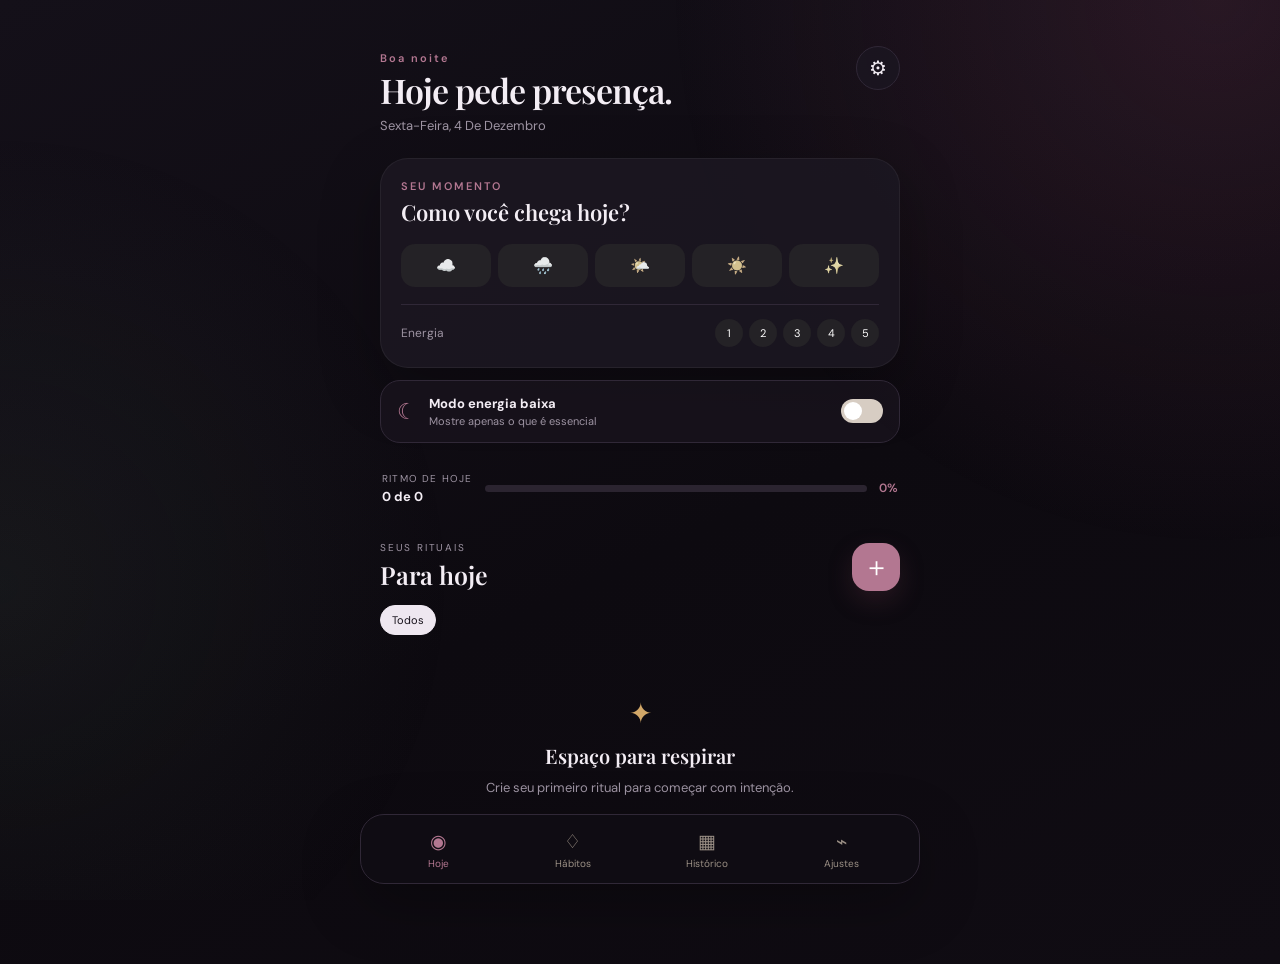
<file: ritual-planner/index.html>
<!doctype html>
<html lang="pt-BR">
<head>
  <meta charset="UTF-8"><meta name="viewport" content="width=device-width,initial-scale=1,viewport-fit=cover">
  <meta name="theme-color" content="#100d14"><meta name="apple-mobile-web-app-capable" content="yes"><meta name="apple-mobile-web-app-status-bar-style" content="black-translucent">
  <title>Ritual — seu dia com intenção</title><meta name="description" content="Um planner gentil para hábitos, rotina e autocuidado.">
  <link rel="manifest" href="manifest.webmanifest"><link rel="icon" href="icon.svg"><link rel="apple-touch-icon" href="icon.svg"><link rel="stylesheet" href="style.css">
</head>
<body>
  <div class="ambient"></div>
  <main class="app">
    <header class="topbar"><div><span class="eyebrow" id="greeting">Bom dia</span><h1>Hoje pede presença.</h1><p id="dateLabel"></p></div><button class="round" id="openSettings" aria-label="Ajustes">⚙</button></header>
    <section class="checkin card"><div><div class="kicker">SEU MOMENTO</div><h2>Como você chega hoje?</h2></div><div class="moods" id="moods"><button data-mood="1">☁️</button><button data-mood="2">🌧️</button><button data-mood="3">🌤️</button><button data-mood="4">☀️</button><button data-mood="5">✨</button></div><div class="energy"><span>Energia</span><div id="energy"><button data-energy="1">1</button><button data-energy="2">2</button><button data-energy="3">3</button><button data-energy="4">4</button><button data-energy="5">5</button></div></div></section>
    <button class="soft-mode" id="lowMode"><span>☾</span><div><b>Modo energia baixa</b><small>Mostre apenas o que é essencial</small></div><i></i></button>
    <section class="progress-card"><div class="progress-copy"><span>Ritmo de hoje</span><strong id="progressText">0 de 0</strong></div><div class="progress-track"><i id="progressBar"></i></div><span id="progressPercent">0%</span></section>
    <section><div class="section-title"><div><span>SEUS RITUAIS</span><h2 id="listTitle">Para hoje</h2></div><button class="add" id="openComposer">＋</button></div><div class="filters" id="filters"></div><div class="task-list" id="taskList"></div></section>
  </main>
  <nav class="nav"><button class="active" data-view="today">◉<span>Hoje</span></button><button data-view="habits">♢<span>Hábitos</span></button><button data-view="history">▦<span>Histórico</span></button><button id="navSettings">⌁<span>Ajustes</span></button></nav>
  <dialog id="composer"><form method="dialog" id="taskForm"><div class="sheet-handle"></div><div class="dialog-head"><div><span class="eyebrow">NOVO RITUAL</span><h2>O que merece espaço?</h2></div><button value="cancel" class="round">×</button></div><label>Nome<input name="title" required maxlength="80" placeholder="Ex.: tomar água ao acordar"></label><div class="grid2"><label>Horário<input name="time" type="time"></label><label>Duração<select name="duration"><option value="5">5 min</option><option value="15" selected>15 min</option><option value="30">30 min</option><option value="45">45 min</option><option value="60">1 hora</option></select></label></div><label>Categoria<select name="category"><option>Autocuidado</option><option>Saúde</option><option>Casa</option><option>Trabalho</option><option>Espiritualidade</option><option>Pessoal</option></select></label><label>Repetição<select name="repeat" id="repeatSelect"><option value="daily">Todos os dias</option><option value="weekly">Semanal — escolher dias</option><option value="weekdays">Dias úteis</option><option value="weekends">Fins de semana</option><option value="once">Somente hoje</option></select></label><fieldset class="weekday-picker" id="weekdayPicker" hidden><legend>Quais dias?</legend><div><label><input type="checkbox" name="days" value="1"><span>S</span><small>seg</small></label><label><input type="checkbox" name="days" value="2"><span>T</span><small>ter</small></label><label><input type="checkbox" name="days" value="3"><span>Q</span><small>qua</small></label><label><input type="checkbox" name="days" value="4"><span>Q</span><small>qui</small></label><label><input type="checkbox" name="days" value="5"><span>S</span><small>sex</small></label><label><input type="checkbox" name="days" value="6"><span>S</span><small>sáb</small></label><label><input type="checkbox" name="days" value="0"><span>D</span><small>dom</small></label></div><p>Escolha um ou vários dias da semana.</p></fieldset><div class="switch-row"><div><b>Essencial</b><small>Aparece no modo energia baixa</small></div><input name="essential" type="checkbox"></div><div class="switch-row"><div><b>Lembrete</b><small>Notificação no horário escolhido</small></div><input name="reminder" type="checkbox"></div><button class="primary" value="default">Criar ritual</button></form></dialog>
  <dialog id="settings"><div class="settings-sheet"><div class="sheet-handle"></div><div class="dialog-head"><div><span class="eyebrow">SEU ESPAÇO</span><h2>Ajustes</h2></div><button class="round close-settings">×</button></div><section><h3>Notificações</h3><p>Receba lembretes nos horários dos seus rituais. No iPhone, instale o app na Tela de Início primeiro.</p><button class="setting-action" id="enableNotifications">Ativar notificações <span>→</span></button><button class="text-action" id="testNotification">Enviar lembrete de teste</button></section><section><h3>Instalar no iPhone</h3><ol><li>Abra este site no Safari.</li><li>Toque em Compartilhar.</li><li>Escolha “Adicionar à Tela de Início”.</li></ol></section><section><h3>Seus dados</h3><button class="setting-action" id="exportData">Exportar backup <span>↓</span></button><label class="setting-action file">Importar backup <span>↑</span><input id="importData" type="file" accept="application/json"></label><button class="danger" id="clearData">Apagar todos os dados</button></section></div></dialog>
  <template id="emptyTemplate"><div class="empty"><span>✦</span><h3>Espaço para respirar</h3><p>Crie seu primeiro ritual para começar com intenção.</p></div></template>
  <script src="app.js"></script>
</body></html>
</file>
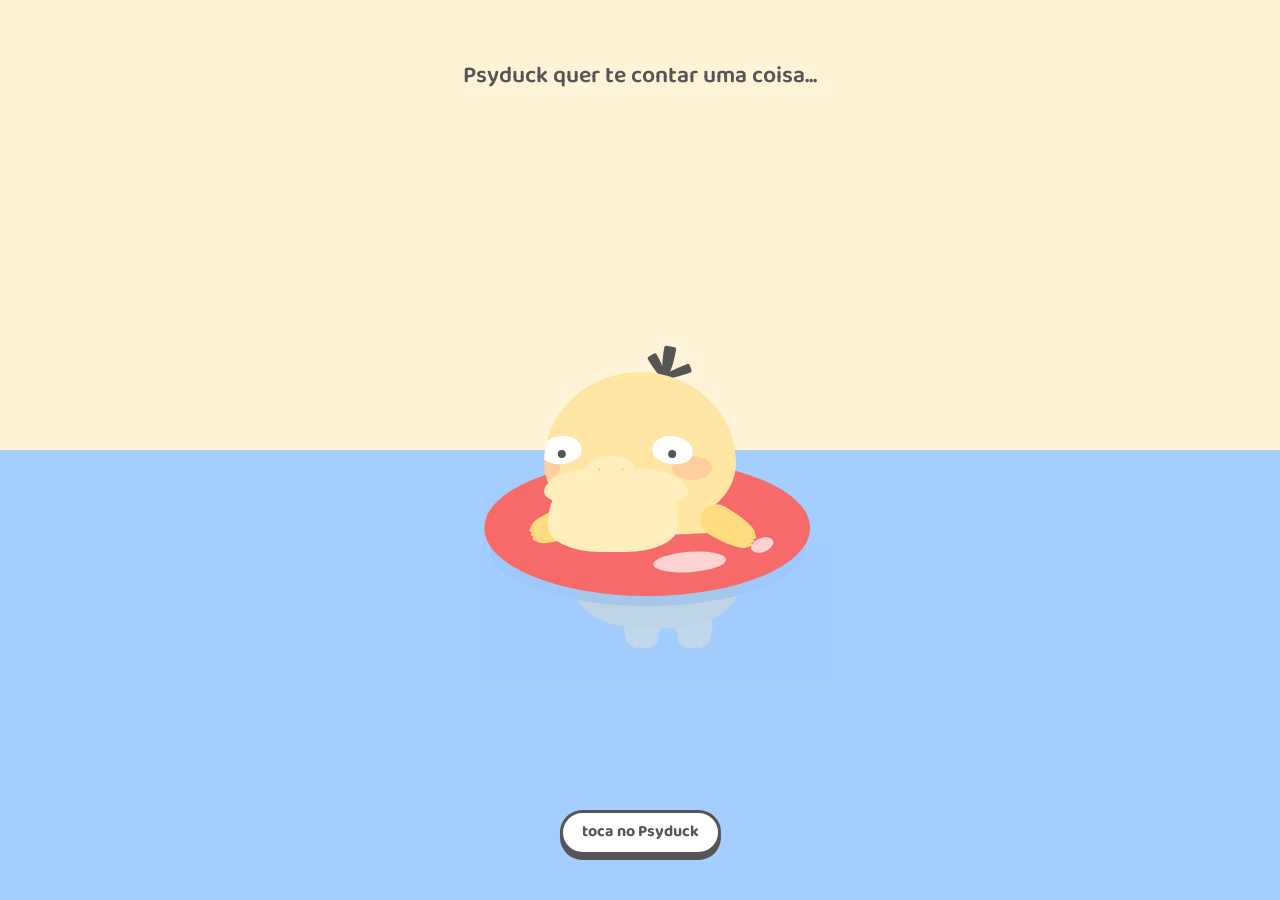
<file: toqueaqui/index.html>
<!doctype html>
<html lang="pt-BR">
<head>
  <meta charset="UTF-8">
  <meta name="viewport" content="width=device-width, initial-scale=1, viewport-fit=cover">
  <meta name="theme-color" content="#fff2b8">
  <title>toqueaqui</title>
  <meta property="og:title" content="toqueaqui">
  <meta property="og:type" content="website">
  <meta name="twitter:card" content="summary">
  <meta name="twitter:title" content="toqueaqui">
  <link rel="stylesheet" href="style.css">
</head>
<body>
  <main class="scene">
    <p class="intro" id="intro">Psyduck quer te contar uma coisa...</p>
    <div class="container psy" id="psyduck" role="button" tabindex="0" aria-label="Toque no Psyduck para descobrir a mensagem">
      <div class="psy-head">
        <div class="psy-face">
          <div class="psy-eye-wrap"><div class="psy-eye psy-eye-left"></div></div>
          <div class="psy-eye-wrap"><div class="psy-eye psy-eye-right"></div></div>
          <div class="psy-blush psy-blush-left"></div><div class="psy-blush psy-blush-right"></div>
        </div>
        <div class="psy-beak"><div class="psy-beak-nose"></div></div><div class="psy-hair"></div>
      </div>
      <div class="psy-body">
        <div class="psy-arm psy-arm-left"><div class="psy-arm-claw"></div></div>
        <div class="psy-arm psy-arm-right"><div class="psy-arm-claw"></div></div>
        <div class="psy-tube psy-tube-front"></div><div class="psy-tube psy-tube-back"></div><div class="psy-torso"></div>
        <div class="psy-foot psy-foot-left"><div class="psy-foot-web"></div></div>
        <div class="psy-foot psy-foot-right"><div class="psy-foot-web"></div></div>
        <div class="water-magic"></div><div class="water-ripple water-ripple-highlight"></div><div class="water-ripple water-ripple-shadow"></div>
      </div>
      <div class="psy-thoughts psy-thoughts-1"><span class="psy-thoughts-symbol">?</span></div>
      <div class="psy-thoughts psy-thoughts-2"><span class="psy-thoughts-symbol">?</span></div>
    </div>
    <section class="message" id="message" aria-live="polite" aria-hidden="true">
      <span class="message-small">no meio de toda essa confusão...</span>
      <strong>eu te amo</strong><span class="heart" aria-hidden="true">♥</span>
    </section>
    <button class="tap" id="tapButton" type="button">toca no Psyduck</button>
  </main>
  <script src="app.js"></script>
</body>
</html>
</file>
<file: clippy-right.css>
.office-assistant { right: 10px; left: auto; }
.assistant-clip { right: 0; left: auto; }
.assistant-bubble { right: 82px; left: auto; padding-right: 10px; padding-left: 22px; }
.assistant-bubble::after { right: 16px; left: auto; transform: rotate(-18deg); }

@media (max-width: 700px) {
  .office-assistant { right: 5px; left: auto; transform-origin: right bottom; }
}
</file>
<file: ritual-planner/style.css>
@import url('https://fonts.googleapis.com/css2?family=DM+Sans:wght@400;500;600&family=Playfair+Display:ital,wght@0,600;1,600&display=swap');
:root{--ink:#29231e;--muted:#82786f;--paper:#f7f2eb;--card:#fffaf4;--wine:#713d4c;--sage:#7c8b74;--gold:#bd8d50;--line:#e5dcd1;--shadow:0 18px 50px rgba(69,51,40,.08)}*{box-sizing:border-box}html{background:#efe8df}body{margin:0;color:var(--ink);background:linear-gradient(150deg,#f6f0e8,#ebe2d8);font-family:'DM Sans',sans-serif;min-height:100dvh}.ambient{position:fixed;inset:0;pointer-events:none;background:radial-gradient(circle at 100% 0,rgba(113,61,76,.11),transparent 35%),radial-gradient(circle at 0 60%,rgba(124,139,116,.12),transparent 30%)}button,input,select{font:inherit}.app{position:relative;width:min(100%,560px);margin:auto;padding:max(28px,env(safe-area-inset-top)) 20px 120px}.topbar{display:flex;justify-content:space-between;align-items:flex-start;margin-bottom:24px}.eyebrow,.kicker{font-size:11px;font-weight:600;letter-spacing:.18em;color:var(--wine)}h1,h2,h3,p{margin:0}h1{font:600 34px/1.05 'Playfair Display',serif;margin:6px 0 8px;letter-spacing:-.03em}.topbar p{font-size:13px;color:var(--muted);text-transform:capitalize}.round{border:1px solid var(--line);background:rgba(255,250,244,.75);width:44px;height:44px;border-radius:50%;color:var(--ink);font-size:20px}.card{background:rgba(255,250,244,.82);border:1px solid rgba(255,255,255,.75);border-radius:28px;box-shadow:var(--shadow)}.checkin{padding:20px}.checkin h2{font:600 22px 'Playfair Display',serif;margin-top:4px}.moods{display:grid;grid-template-columns:repeat(5,1fr);gap:7px;margin:17px 0}.moods button,.energy button{border:0;background:#f0e8df;border-radius:14px;min-height:43px;filter:grayscale(.7);transition:.2s}.moods button.selected{background:#ead7dc;filter:none;transform:translateY(-2px)}.energy{display:flex;justify-content:space-between;align-items:center;padding-top:14px;border-top:1px solid var(--line);font-size:12px;color:var(--muted)}.energy div{display:flex;gap:6px}.energy button{min-height:28px;width:28px;border-radius:50%;font-size:11px}.energy button.selected{background:var(--gold);color:#fff;filter:none}.soft-mode{width:100%;border:1px solid var(--line);background:rgba(255,250,244,.46);margin:12px 0;padding:14px 16px;border-radius:20px;display:flex;align-items:center;gap:12px;text-align:left;color:var(--ink)}.soft-mode>span{font-size:22px;color:var(--wine)}.soft-mode div{flex:1}.soft-mode b,.soft-mode small{display:block}.soft-mode b{font-size:13px}.soft-mode small{font-size:11px;color:var(--muted);margin-top:2px}.soft-mode i{width:42px;height:24px;border-radius:20px;background:#d7cdc3;position:relative}.soft-mode i:after{content:'';position:absolute;width:18px;height:18px;top:3px;left:3px;background:white;border-radius:50%;transition:.2s}.soft-mode.active{background:#e8e6dc;border-color:#c7c9b9}.soft-mode.active i{background:var(--sage)}.soft-mode.active i:after{left:21px}.progress-card{display:flex;align-items:center;gap:12px;padding:17px 2px 25px}.progress-copy{min-width:90px}.progress-copy span,.progress-copy strong{display:block}.progress-copy span{font-size:10px;text-transform:uppercase;letter-spacing:.12em;color:var(--muted)}.progress-copy strong{font-size:13px;margin-top:3px}.progress-track{height:7px;background:#ddd4ca;border-radius:9px;flex:1;overflow:hidden}.progress-track i{display:block;height:100%;width:0;background:linear-gradient(90deg,var(--wine),#ae7584);border-radius:9px;transition:.4s}.progress-card>span{font-size:12px;color:var(--wine);font-weight:600}.section-title{display:flex;justify-content:space-between;align-items:end;margin:5px 0 14px}.section-title span{font-size:10px;letter-spacing:.18em;color:var(--muted)}.section-title h2{font:600 25px 'Playfair Display',serif;margin-top:2px}.add{width:48px;height:48px;border:0;border-radius:17px;background:var(--wine);color:white;font-size:27px;box-shadow:0 10px 24px rgba(113,61,76,.25)}.filters{display:flex;gap:7px;overflow:auto;margin-bottom:12px;scrollbar-width:none}.filters button{white-space:nowrap;border:1px solid var(--line);border-radius:20px;background:transparent;color:var(--muted);padding:7px 11px;font-size:11px}.filters button.active{background:var(--ink);color:#fff;border-color:var(--ink)}.task-list{display:grid;gap:9px}.task{display:flex;align-items:center;gap:12px;background:rgba(255,250,244,.78);border:1px solid rgba(255,255,255,.75);padding:14px;border-radius:20px;box-shadow:0 8px 30px rgba(70,51,38,.04)}.check{width:27px;height:27px;border:1.5px solid #bcafa3;border-radius:50%;background:transparent;color:white}.task.done{opacity:.55}.task.done .check{background:var(--sage);border-color:var(--sage)}.task.done .task-name{text-decoration:line-through}.task-copy{flex:1;min-width:0}.task-name{font-size:14px;font-weight:600}.task-meta{font-size:11px;color:var(--muted);margin-top:4px}.delete{border:0;background:none;color:#b9aea4;font-size:18px}.empty{text-align:center;padding:48px 24px;color:var(--muted)}.empty span{font-size:28px;color:var(--gold)}.empty h3{font:600 20px 'Playfair Display',serif;color:var(--ink);margin:10px}.empty p{font-size:13px}.nav{position:fixed;z-index:10;bottom:0;left:50%;transform:translateX(-50%);width:min(100%,560px);display:grid;grid-template-columns:repeat(4,1fr);background:rgba(250,246,240,.94);backdrop-filter:blur(18px);border-top:1px solid var(--line);padding:8px 10px calc(8px + env(safe-area-inset-bottom))}.nav button{border:0;background:none;color:#9a8f85;min-height:52px;font-size:19px}.nav span{display:block;font-size:10px;margin-top:3px}.nav button.active{color:var(--wine)}dialog{border:0;padding:0;background:transparent;max-width:none;max-height:none}dialog::backdrop{background:rgba(38,30,27,.48);backdrop-filter:blur(4px)}dialog[open]{width:min(100%,560px);height:100%;display:flex;align-items:flex-end}dialog form,.settings-sheet{width:100%;max-height:92dvh;overflow:auto;background:var(--paper);border-radius:32px 32px 0 0;padding:12px 20px calc(26px + env(safe-area-inset-bottom));box-shadow:0 -20px 60px rgba(37,28,24,.18)}.sheet-handle{width:42px;height:4px;border-radius:4px;background:#d3c8bd;margin:0 auto 18px}.dialog-head{display:flex;justify-content:space-between;align-items:center;margin-bottom:22px}.dialog-head h2{font:600 27px 'Playfair Display',serif;margin-top:4px}label{display:block;font-size:11px;color:var(--muted);margin:14px 0}input,select{width:100%;height:50px;margin-top:7px;border:1px solid var(--line);background:var(--card);border-radius:15px;padding:0 13px;color:var(--ink);outline:none}.grid2{display:grid;grid-template-columns:1fr 1fr;gap:10px}.switch-row{display:flex;align-items:center;justify-content:space-between;border-top:1px solid var(--line);padding:13px 2px}.switch-row b,.switch-row small{display:block}.switch-row b{font-size:13px}.switch-row small{font-size:11px;color:var(--muted);margin-top:2px}.switch-row input{width:20px;height:20px;margin:0;accent-color:var(--wine)}.primary{width:100%;height:54px;border:0;border-radius:17px;background:var(--wine);color:white;font-weight:600;margin-top:18px}.settings-sheet section{padding:18px 0;border-top:1px solid var(--line)}.settings-sheet h3{font:600 18px 'Playfair Display',serif}.settings-sheet p,.settings-sheet li{font-size:12px;line-height:1.6;color:var(--muted)}.settings-sheet p{margin:6px 0 12px}.settings-sheet ol{padding-left:20px}.setting-action{width:100%;display:flex;justify-content:space-between;align-items:center;border:1px solid var(--line);background:var(--card);border-radius:15px;min-height:48px;padding:0 14px;color:var(--ink);font-size:13px;margin-top:8px}.text-action{width:100%;border:0;background:none;color:var(--wine);font-size:12px;padding:12px}.file input{display:none}.danger{width:100%;border:0;background:none;color:#a94d54;padding:17px;font-size:12px}
@media(min-width:700px){.app{padding-top:46px}.nav{bottom:16px;border:1px solid var(--line);border-radius:24px;padding-bottom:8px;box-shadow:var(--shadow)}dialog[open]{align-items:center}dialog form,.settings-sheet{border-radius:32px;max-height:88dvh}}

/* Tema noturno */
:root{--ink:#f3edf4;--muted:#9e94a3;--paper:#15111a;--card:#1c1722;--wine:#b37791;--sage:#80957f;--gold:#d2a768;--line:#302837;--shadow:0 20px 60px rgba(0,0,0,.28);color-scheme:dark}
html{background:#0d0a10}body{background:linear-gradient(155deg,#141019,#0d0a10 55%,#100c13)}.ambient{background:radial-gradient(circle at 95% 0,rgba(133,66,98,.22),transparent 36%),radial-gradient(circle at 0 65%,rgba(67,91,74,.14),transparent 32%)}
.card,.task{background:rgba(28,23,34,.88);border-color:rgba(255,255,255,.055)}.round{background:rgba(28,23,34,.82)}.moods button,.energy button{background:#27202d}.moods button.selected{background:#573244}.soft-mode{background:rgba(27,22,32,.68)}.soft-mode.active{background:#20271f;border-color:#3b4a3a}.progress-track{background:#2b2430}.filters button.active{background:#eee7f0;color:#17121b;border-color:#eee7f0}.nav{background:rgba(16,13,20,.94)}dialog::backdrop{background:rgba(3,2,5,.72)}input,select{background:#1c1722;color:var(--ink)}.setting-action{background:#1c1722}.sheet-handle{background:#493e50}
.weekday-picker{border:1px solid var(--line);border-radius:18px;margin:15px 0;padding:14px}.weekday-picker legend{padding:0 6px;font-size:11px;color:var(--muted)}.weekday-picker>div{display:grid;grid-template-columns:repeat(7,1fr);gap:6px}.weekday-picker label{display:flex;align-items:center;flex-direction:column;margin:0;cursor:pointer}.weekday-picker input{position:absolute;opacity:0;pointer-events:none}.weekday-picker span{display:grid;place-items:center;width:34px;height:34px;border-radius:50%;background:#28212e;color:var(--muted);font-size:12px;font-weight:600;transition:.2s}.weekday-picker small{font-size:8px;margin-top:4px;color:#716879}.weekday-picker input:checked+span{background:var(--wine);color:#fff;box-shadow:0 0 0 3px rgba(179,119,145,.15)}.weekday-picker p{margin-top:10px;text-align:center;font-size:10px;color:var(--muted)}
</file>
<file: toqueaqui/style.css>
@charset "UTF-8";
@import url("https://fonts.googleapis.com/css2?family=Lato:wght@900&display=swap");
@import url("https://fonts.googleapis.com/css2?family=Baloo+2:wght@600;700;800&display=swap");
:root {
  --black: #555;
  --white: #fff;
  --grey: #dedede;
  --primary-color: #ffe6a4;
  --primary-color-dark: rgb(100%, 86.3499245852%, 50.3137254902%);
  --primary-color-tint: rgb(100%, 95.6905839259%, 84.3137254902%);
  --secondary-color: #ffeebd;
  --secondary-color-dark: rgb(100%, 77.8787878788%, 14.1176470588%);
  --secondary-color-tint: rgb(100%, 98.4848484848%, 94.1176470588%);
  --accent-color: #f66a6a;
  --water-color: #a4ceff;
  --blush-color: #ff8394;
}

* {
  box-sizing: border-box;
}

body {
  display: grid;
  place-items: center;
  min-height: 100vh;
  height: 100%;
  background-color: var(--primary-color-tint);
  background-size: 100% 100%;
  background-repeat: no-repeat;
  background-attachment: fixed;
  background-image: linear-gradient(0deg, var(--water-color) 50%, var(--primary-color-tint) 50%);
  font-family: "Lato", sans-serif;
  font-size: 16px;
  line-height: 1;
  color: var(--black);
}

.psy {
  position: relative;
  animation: floaty 5s ease-in-out infinite;
}
.psy-eye {
  border-top-left-radius: 50%;
  border-top-right-radius: 50%;
  border-bottom-right-radius: 50% 40%;
  border-bottom-left-radius: 50% 40%;
  position: absolute;
  z-index: 2;
  top: 4rem;
  height: 1.75rem;
  width: 2.5rem;
  background-color: var(--white);
  transform-origin: center 70%;
  animation: blinky 7s infinite;
}
.psy-eye::before {
  content: "";
  position: absolute;
  top: 50%;
  left: 40%;
  height: 0.5rem;
  width: 0.5rem;
  border-radius: 100%;
  background-color: var(--black);
  transition: transform 0.5s ease-in-out;
}
.psy-eye-left {
  --rotate: -7deg;
  left: -0.125rem;
  transform: rotate(var(--rotate));
}
.psy-eye-right {
  --rotate: 7deg;
  right: 2.75rem;
  transform: rotate(var(--rotate));
}
.psy-blush {
  position: absolute;
  z-index: 1;
  top: 5.25rem;
  height: 1.5rem;
  width: 2.5rem;
  border-radius: 100%;
  background-color: var(--blush-color);
  opacity: 0.25;
}
.psy-blush-left {
  left: -1.5rem;
}
.psy-blush-right {
  right: 1.5rem;
}
.psy-face {
  border-top-left-radius: 50% 60%;
  border-top-right-radius: 50% 60%;
  border-bottom-right-radius: 40%;
  border-bottom-left-radius: 40%;
  position: relative;
  z-index: 2;
  height: 100%;
  width: 100%;
  background-color: var(--primary-color);
  overflow: hidden;
}
.psy-beak {
  border-top-left-radius: 40% 60%;
  border-top-right-radius: 40% 60%;
  border-bottom-right-radius: 40%;
  border-bottom-left-radius: 40%;
  position: absolute;
  z-index: 8;
  bottom: 1rem;
  left: 0;
  height: 2.5rem;
  width: 9rem;
  background-color: var(--secondary-color);
}
.psy-beak::before, .psy-beak::after {
  content: "";
  position: absolute;
  background-color: inherit;
}
.psy-beak::before {
  border-top-left-radius: 50% 80%;
  border-top-right-radius: 50% 80%;
  border-bottom-right-radius: 0.5rem 0;
  border-bottom-left-radius: 0.5rem 0;
  bottom: calc(100% - 0.25rem);
  left: 30%;
  height: 1rem;
  width: 3rem;
}
.psy-beak::after {
  border-top-left-radius: 1rem 60%;
  border-top-right-radius: 1rem 60%;
  border-bottom-right-radius: 40% 40%;
  border-bottom-left-radius: 40% 40%;
  top: 50%;
  left: 0.25rem;
  width: 90%;
  height: 4rem;
}
.psy-beak-nose {
  position: absolute;
  top: 0;
  left: 30%;
  width: 3rem;
}
.psy-beak-nose::before, .psy-beak-nose::after {
  content: "";
  position: absolute;
  top: 0;
  height: 0.1875rem;
  width: 1px;
  background-color: var(--secondary-color-dark);
}
.psy-beak-nose::before {
  left: 0.75rem;
  transform: rotate(-20deg);
}
.psy-beak-nose::after {
  right: 0.75rem;
  transform: rotate(20deg);
}
.psy-hair {
  border-top-left-radius: 0.125rem;
  border-top-right-radius: 0.125rem;
  border-bottom-right-radius: 50% 100%;
  border-bottom-left-radius: 50% 100%;
  position: absolute;
  z-index: 1;
  bottom: calc(100% - 0.375rem);
  left: 60%;
  height: 2rem;
  width: 0.75rem;
  transform-origin: center bottom;
  transform: rotate(10deg);
  background-color: var(--black);
}
.psy-hair::before, .psy-hair::after {
  content: "";
  position: absolute;
  bottom: 0;
  left: 0;
  transform-origin: center bottom;
  border-radius: inherit;
  background-color: inherit;
}
.psy-hair::before {
  height: 80%;
  width: 80%;
  transform: rotate(-40deg);
}
.psy-hair::after {
  height: 90%;
  width: 75%;
  transform: rotate(60deg);
}
.psy-head {
  position: relative;
  z-index: 10;
  height: 9.5rem;
  width: 12rem;
  transition: transform 0.7s ease-in-out;
}
.psy-arm {
  border-top-left-radius: 50% 30%;
  border-top-right-radius: 50% 30%;
  border-bottom-right-radius: 0.5rem 70%;
  border-bottom-left-radius: 0.5rem 70%;
  position: absolute;
  top: 0.75rem;
  height: 3.5rem;
  width: 2rem;
  transform-origin: center 1rem;
  background-color: var(--primary-color-dark);
  transition: transform 0.4s ease-in-out;
}
.psy-arm-claw {
  left: 50%;
  top: 100%;
  transform: translateX(-50%) scaleX(1.1);
}
.psy-arm-claw, .psy-arm-claw::before, .psy-arm-claw::after {
  width: 0;
  height: 0;
  border-style: solid;
  border-width: 0.25rem 0.25rem 0 0.25rem;
  border-color: var(--primary-color-dark) transparent transparent transparent;
  position: absolute;
}
.psy-arm-claw::before, .psy-arm-claw::after {
  content: "";
  top: -0.25rem;
}
.psy-arm-claw::before {
  left: 100%;
}
.psy-arm-claw::after {
  right: 100%;
}
.psy-arm-left {
  z-index: 5;
  left: -0.75rem;
  transform: rotate(70deg);
}
.psy-arm-right {
  z-index: 11;
  right: 0.75rem;
  transform: rotate(-60deg);
}
.psy-foot {
  border-top-left-radius: 50% 30%;
  border-top-right-radius: 50% 30%;
  border-bottom-right-radius: 0.325rem 70%;
  border-bottom-left-radius: 0.325rem 70%;
  position: absolute;
  z-index: 1;
  top: calc(100% - 1rem);
  height: 2rem;
  width: 2.25rem;
  transform-origin: top center;
  background-color: var(--secondary-color);
  animation: swimKick 4s infinite ease-in-out;
}
.psy-foot-web {
  left: 50%;
  top: 100%;
  transform: translateX(-50%) scaleX(1.3);
}
.psy-foot-web, .psy-foot-web::before, .psy-foot-web::after {
  width: 0;
  height: 0;
  border-style: solid;
  border-width: 0.325rem 0.325rem 0 0.325rem;
  border-color: var(--secondary-color) transparent transparent transparent;
  position: absolute;
}
.psy-foot-web::before, .psy-foot-web::after {
  content: "";
  top: -0.325rem;
}
.psy-foot-web::before {
  left: 100%;
}
.psy-foot-web::after {
  right: 100%;
}
.psy-foot-left {
  left: 3.5rem;
  animation-delay: 1s;
}
.psy-foot-right {
  right: 2rem;
}
.psy-tube {
  position: absolute;
  bottom: 15%;
  left: 45%;
  height: var(--tube-height, 10rem);
  width: var(--tube-width, 185%);
  transform: translateX(-50%) scaleY(0.85);
  border-radius: 100%;
  border: 4.5rem solid var(--accent-color);
}
.psy-tube-front {
  z-index: 4;
  border-color: var(--accent-color);
  clip-path: inset(calc(50% - 1px) -8% -8% -8%);
}
.psy-tube-front::before, .psy-tube-front::after {
  content: "";
  position: absolute;
  background-color: var(--white);
  opacity: 0.7;
}
.psy-tube-front::before {
  right: -2rem;
  top: 1rem;
  height: 1.5rem;
  width: 1rem;
  transform: rotate(60deg);
  border-radius: 100%;
}
.psy-tube-front::after {
  top: 2.25rem;
  right: 0.75rem;
  height: 1.5rem;
  width: 40%;
  transform: rotate(-5deg);
  border-radius: 100%;
}
.psy-tube-back {
  z-index: 1;
  border-color: var(--accent-color);
  clip-path: inset(-8% -8% calc(50% - 1px) -8%);
}
.psy-torso {
  border-top-left-radius: 40% 60%;
  border-top-right-radius: 40% 60%;
  border-bottom-right-radius: 40% 40%;
  border-bottom-left-radius: 40% 40%;
  position: relative;
  z-index: 2;
  height: 100%;
  width: 100%;
  background-color: var(--primary-color);
}
.psy-body {
  position: absolute;
  left: 1.5rem;
  top: calc(100% - 2rem);
  height: 8.5rem;
  width: 11rem;
}
.psy-thoughts {
  position: absolute;
  display: grid;
  place-items: center;
  height: 4rem;
  width: 4rem;
  transition: transform 0.1s ease-in-out;
}
.psy-thoughts::before {
  width: 0;
  height: 0;
  border-style: solid;
  border-width: 0.75rem 0.75rem 0 0.75rem;
  border-color: var(--white) transparent transparent transparent;
  content: "";
  position: absolute;
  top: 100%;
  left: 30%;
}
.psy-thoughts::after {
  content: "";
  position: absolute;
  top: 0;
  left: 0;
  height: 100%;
  width: 100%;
  z-index: 1;
  background-color: var(--white);
  border-radius: 0.25rem;
}
.psy-thoughts-symbol {
  position: relative;
  z-index: 5;
  font-size: 2.25rem;
  font-weight: 900;
}
.psy-thoughts-1 {
  bottom: calc(100% - 0.5rem);
  left: -2.5rem;
  transform-origin: 30% bottom;
  transform: rotate(-30deg) scale(var(--thought-scale-1, 0));
}
.psy-thoughts-1::after {
  transform: perspective(0.5rem) rotateX(2deg) skew(10deg);
}
.psy-thoughts-1 .psy-thoughts-symbol {
  top: 0.25rem;
  transform: rotate(10deg);
}
.psy-thoughts-2 {
  bottom: calc(100% + 3rem);
  left: 1.5rem;
  transform: rotate(5deg) scale(var(--thought-scale-2, 0));
}
.psy-thoughts-2::before {
  top: calc(100% - 0.5rem);
}
.psy-thoughts-2::after {
  transform: perspective(0.5rem) rotateX(-3deg) skewY(5deg);
}
.psy-thoughts-2 .psy-thoughts-symbol {
  top: -0.5rem;
  transform: rotate(-5deg);
}
.psy:hover .psy-eye::before {
  transform: translateY(-0.5rem);
  transition-delay: 0.55s;
}
.psy:hover .psy-head {
  transform: rotate(12deg);
  transition-delay: 0.5s;
}
.psy:hover .psy-arm-left {
  transform: rotate(170deg) translateY(0.625rem);
}
.psy:hover .psy-arm-right {
  transform: rotate(-160deg) translateY(0.625rem);
}
.psy:hover .psy-foot {
  animation-duration: 0.5s;
}
.psy:hover .psy-foot-left {
  animation-delay: 0.125s;
}
.psy:hover .psy-thoughts {
  --thought-scale-1: 1;
  --thought-scale-2: 1;
}
.psy:hover .psy-thoughts-1 {
  transition-delay: 1.5s;
}
.psy:hover .psy-thoughts-2 {
  transition-delay: 2s;
}

.water-magic {
  position: absolute;
  z-index: 3;
  background-color: var(--water-color);
  top: 3.25rem;
  left: -50%;
  height: 100%;
  width: 200%;
  opacity: 0.7;
}
.water-ripple {
  border-top-left-radius: 50% 20%;
  border-top-right-radius: 50% 20%;
  border-bottom-right-radius: 50% 80%;
  border-bottom-left-radius: 50% 80%;
  position: absolute;
  z-index: 3;
  top: 2.625rem;
  left: -45%;
  height: 4.5rem;
  width: 180%;
}
.water-ripple-shadow {
  transform-origin: bottom center;
  background-color: var(--water-color);
  opacity: 0.6;
  mix-blend-mode: multiply;
  animation: floatyInverse 5s ease-in-out infinite;
}
.water-ripple-highlight {
  transform-origin: top center;
  background-color: var(--white);
  opacity: 0.3;
  animation: floatyRipple 5s ease-in-out infinite;
}

@keyframes blinky {
  0%, 9%, 11%, 19%, 21%, 69%, 71%, 100% {
    transform: scaleY(1) rotate(var(--rotate));
  }
  10%, 20%, 70% {
    transform: scaleY(0) rotate(var(--rotate));
  }
}
@keyframes floaty {
  0%, 100% {
    transform: translateY(0);
  }
  50% {
    transform: translateY(0.5rem);
  }
}
@keyframes floatyInverse {
  0%, 100% {
    transform: translateY(0) scaleY(1) scaleX(1);
  }
  50% {
    transform: translateY(-0.3rem) scaleY(0.9) scaleX(1.02);
  }
}
@keyframes floatyRipple {
  0%, 10% {
    transform: scale(0.6);
    opacity: 0.3;
  }
  100% {
    transform: scale(1.5);
    opacity: 0;
  }
}
@keyframes swimKick {
  0%, 100% {
    transform: rotateX(0deg);
  }
  25% {
    transform: rotateX(40deg);
  }
  75% {
    transform: rotateX(-40deg);
  }
}
/* Experiência mobile da versão aprovada — o Psyduck acima permanece original. */
html, body {
  min-height: 100%;
}

body {
  margin: 0;
  overflow: hidden;
  -webkit-tap-highlight-color: transparent;
}

.scene {
  position: relative;
  display: grid;
  justify-items: center;
  align-content: center;
  width: 100%;
  min-height: 100svh;
  padding: max(18px, env(safe-area-inset-top)) 20px max(22px, env(safe-area-inset-bottom));
  isolation: isolate;
}

.intro {
  position: absolute;
  z-index: 30;
  top: max(7svh, 38px);
  margin: 0;
  width: min(90vw, 360px);
  text-align: center;
  font-family: "Baloo 2", system-ui, sans-serif;
  font-size: clamp(1.1rem, 4.7vw, 1.45rem);
  font-weight: 600;
  line-height: 1.15;
  transition: opacity 0.35s ease, transform 0.35s ease;
}

.psy {
  cursor: pointer;
  touch-action: manipulation;
}

.psy:focus-visible {
  outline: 4px solid #5d84d9;
  outline-offset: 10px;
  border-radius: 45%;
}

.tap {
  position: absolute;
  z-index: 30;
  bottom: max(5svh, 25px);
  padding: 11px 19px 12px;
  border: 3px solid var(--black);
  border-radius: 999px;
  color: var(--black);
  background: var(--white);
  box-shadow: 0 5px 0 var(--black);
  font: 700 1rem/1 "Baloo 2", system-ui, sans-serif;
  cursor: pointer;
  transition: transform 0.15s ease, box-shadow 0.15s ease, opacity 0.3s ease;
}

.tap:active {
  transform: translateY(4px);
  box-shadow: 0 1px 0 var(--black);
}

.tap-icon {
  margin-right: 4px;
}

.message {
  position: absolute;
  z-index: 30;
  top: 10svh;
  display: grid;
  justify-items: center;
  width: min(92vw, 430px);
  text-align: center;
  font-family: "Baloo 2", system-ui, sans-serif;
  opacity: 0;
  pointer-events: none;
  transform: translateY(14px) scale(0.92);
}

.message-small {
  font-size: clamp(0.95rem, 4vw, 1.15rem);
}

.message strong {
  color: #e94e6a;
  font-size: clamp(2.75rem, 14vw, 4.7rem);
  line-height: 0.92;
  text-shadow: 3px 3px 0 var(--white);
}

.heart {
  margin-top: 5px;
  color: var(--accent-color);
  font-size: 2rem;
  animation: heartbeat 1s ease-in-out infinite;
}

.psy.confused .psy-eye::before {
  transform: translateY(-0.5rem);
  transition-delay: 0.55s;
}

.psy.confused .psy-head {
  transform: rotate(12deg);
  transition-delay: 0.5s;
}

.psy.confused .psy-arm-left {
  transform: rotate(170deg) translateY(0.625rem);
}

.psy.confused .psy-arm-right {
  transform: rotate(-160deg) translateY(0.625rem);
}

.psy.confused .psy-foot {
  animation-duration: 0.5s;
}

.psy.confused .psy-foot-left {
  animation-delay: 0.125s;
}

.psy.confused .psy-thoughts {
  --thought-scale-1: 1;
  --thought-scale-2: 1;
}

.psy.confused .psy-thoughts-1 {
  transition-delay: 0.1s;
}

.psy.confused .psy-thoughts-2 {
  transition-delay: 0.48s;
}

.scene.revealed .intro, .scene.revealed .tap {
  opacity: 0;
  pointer-events: none;
  transform: translateY(-8px);
}

.scene.revealed .message {
  animation: message-in 0.7s cubic-bezier(0.2, 1.25, 0.3, 1) forwards;
}

.scene.revealed .psy-thoughts {
  opacity: 0;
  transition: opacity 0.35s ease, transform 0.35s ease;
}

.scene.revealed .psy-blush {
  opacity: 0.58;
}

@keyframes message-in {
  to {
    opacity: 1;
    transform: translateY(0) scale(1);
  }
}
@keyframes heartbeat {
  0%, 100% {
    transform: scale(1);
  }
  15% {
    transform: scale(1.2);
  }
  30% {
    transform: scale(1);
  }
}
@media (max-height: 650px) {
  .scene {
    transform: scale(0.85);
  }
  .intro {
    top: 20px;
  }
  .tap {
    bottom: 16px;
  }
  .message {
    top: 24px;
  }
}
@media (prefers-reduced-motion: reduce) {
  *, *::before, *::after {
    animation-duration: 0.01ms !important;
    animation-iteration-count: 1 !important;
    transition-duration: 0.01ms !important;
  }
}

/*# sourceMappingURL=style.css.map */
</file>
